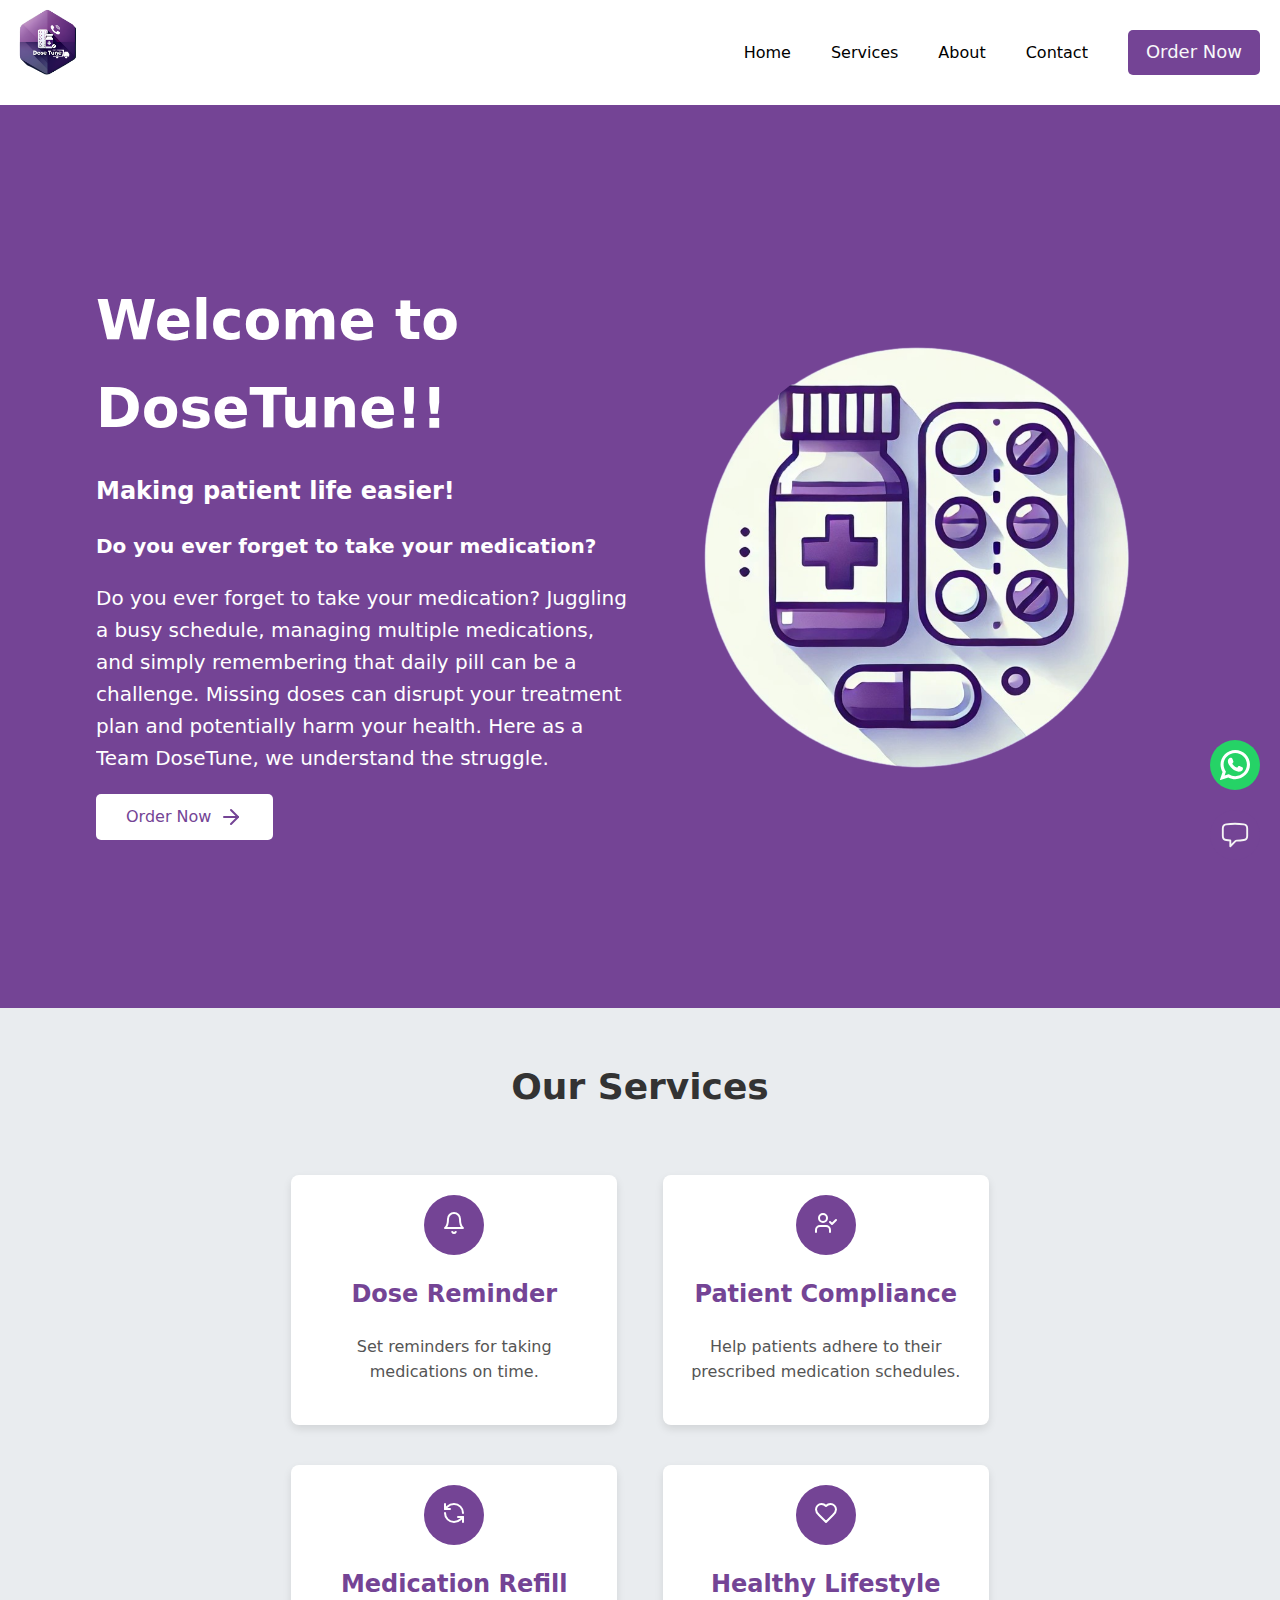
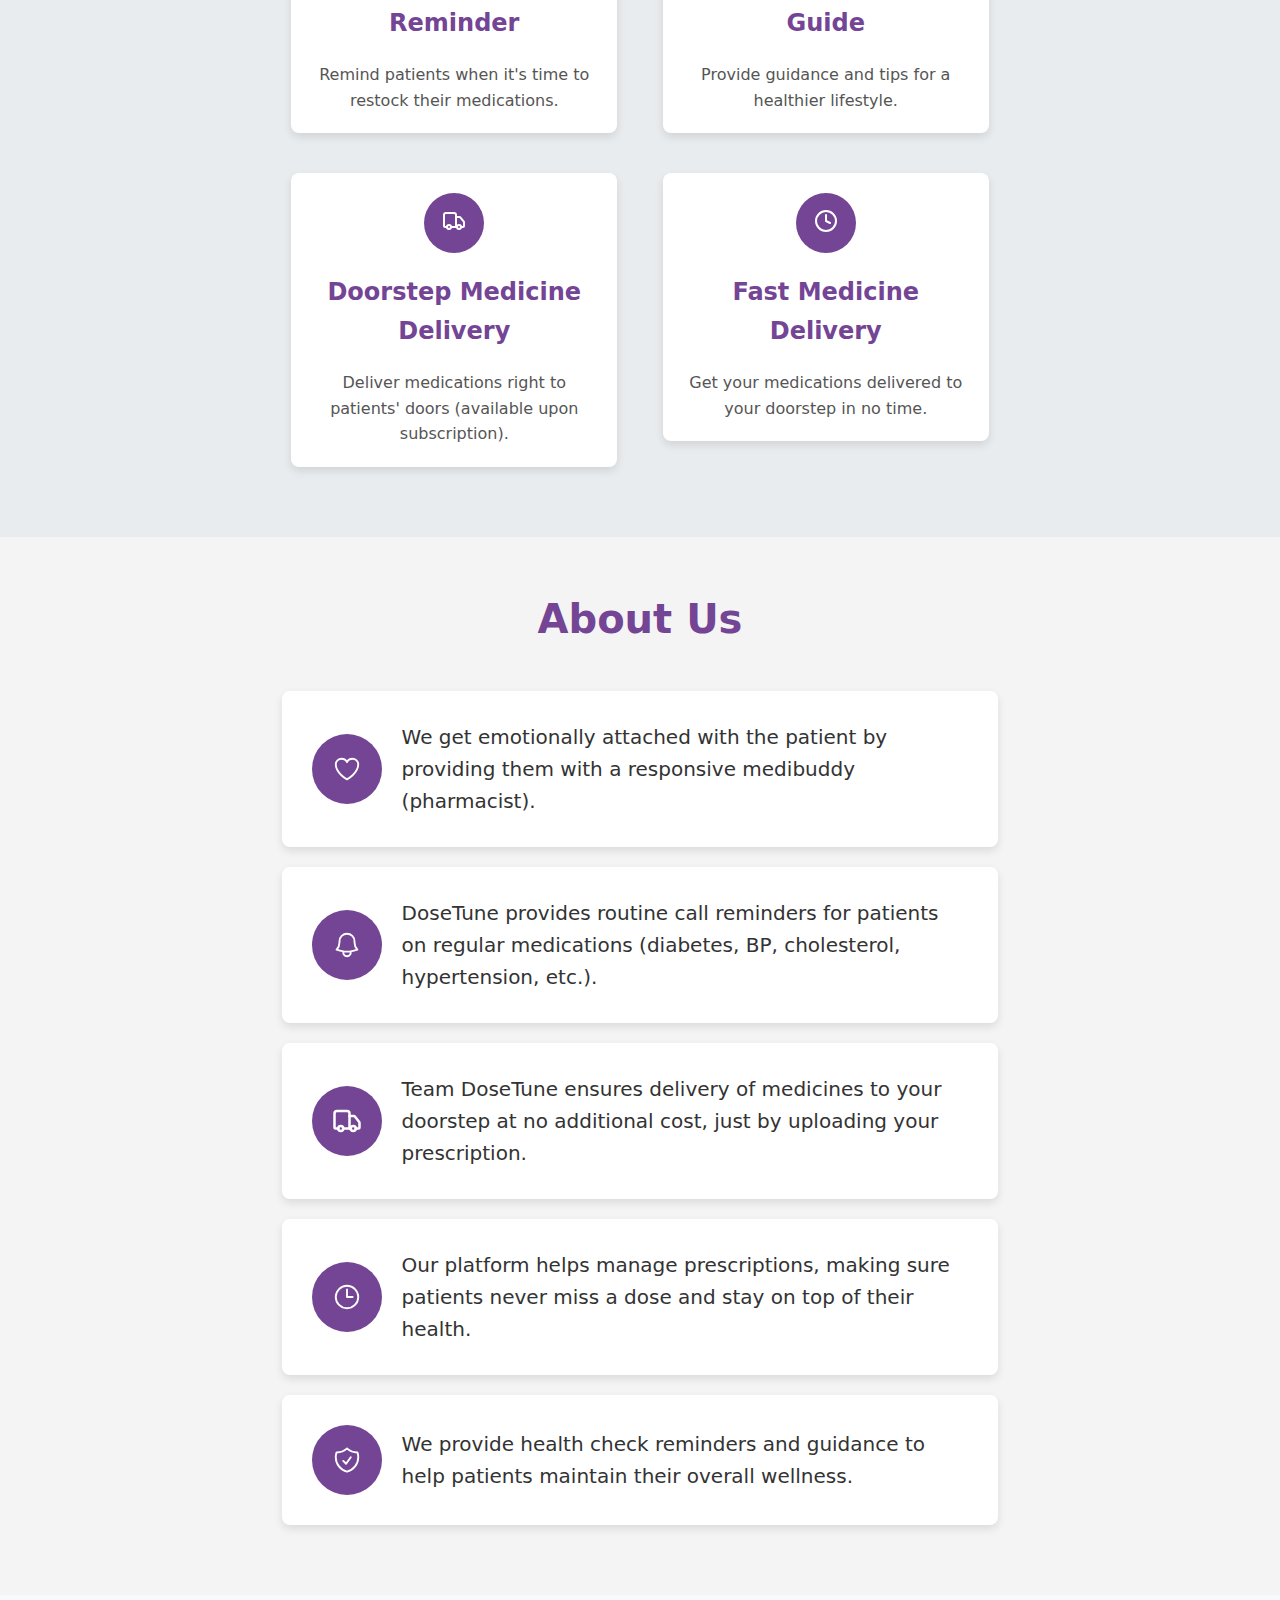
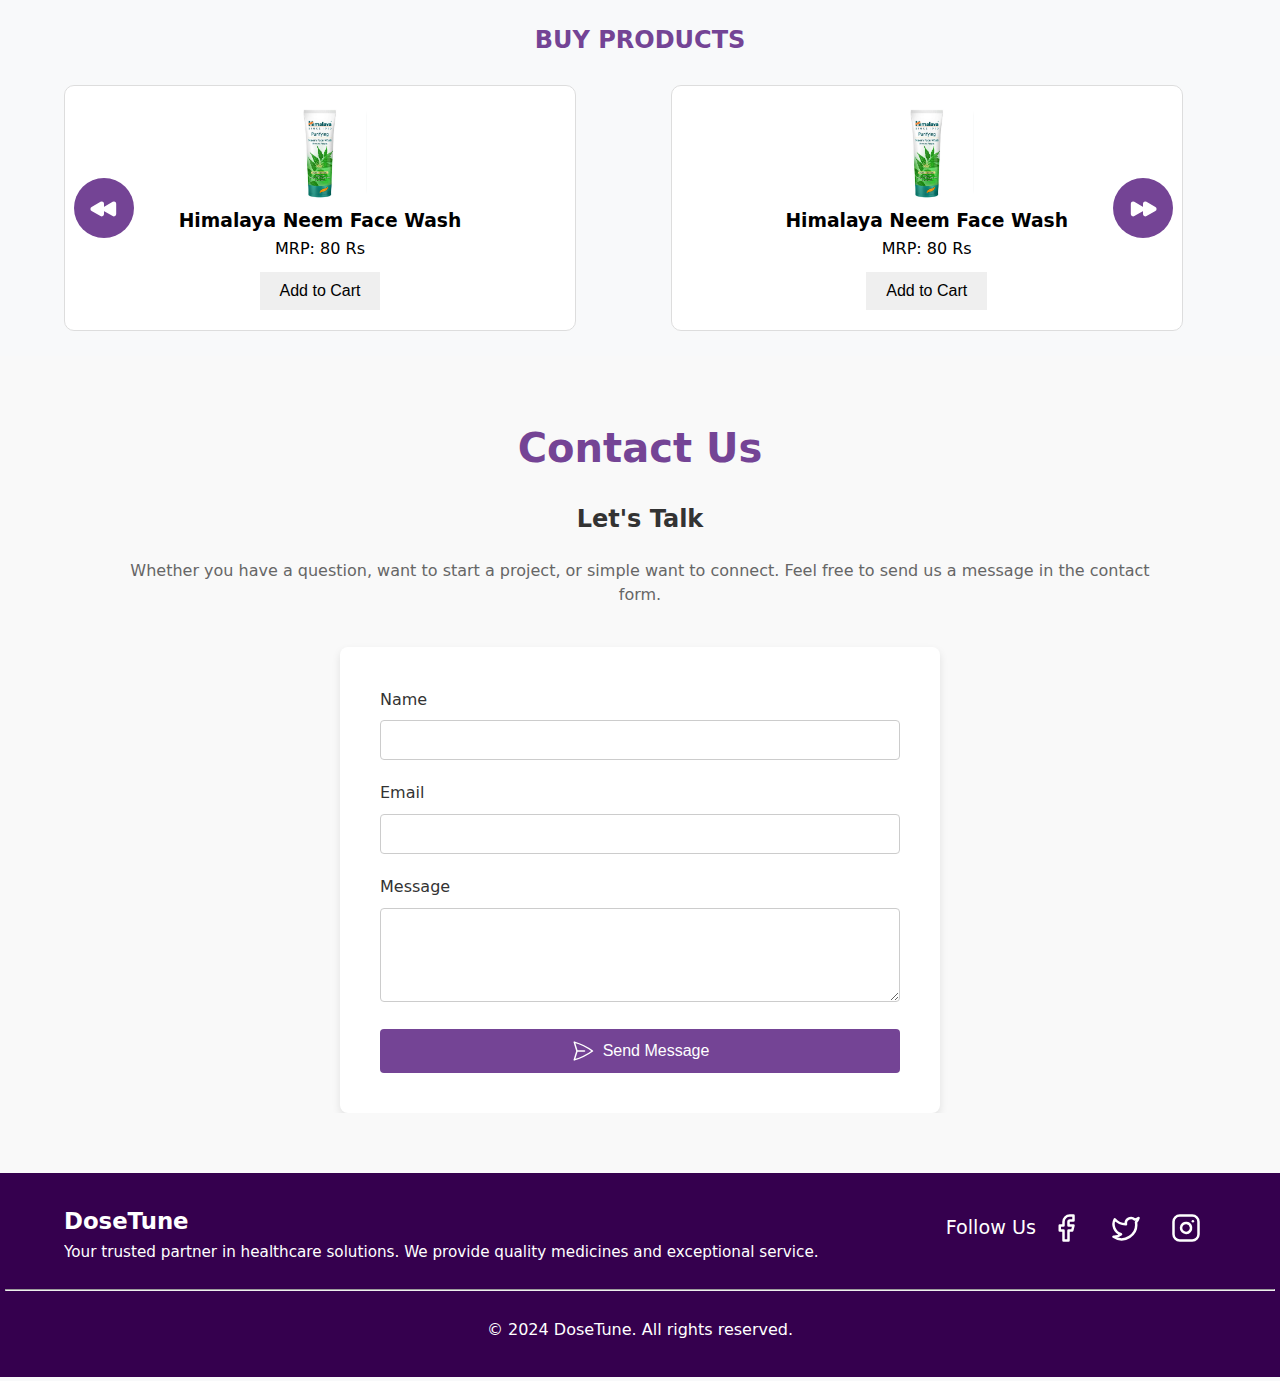
<file: index.html>
<!DOCTYPE html>
<html lang="en">
<head>
    <meta charset="UTF-8">
    <meta name="viewport" content="width=device-width, initial-scale=1.0">
    <title>DoseTune</title>
    <link rel="stylesheet" href="styles.css">
    <link rel="preconnect" href="https://fonts.googleapis.com">
    <link rel="preconnect" href="https://fonts.gstatic.com" crossorigin>
    <link href="https://fonts.googleapis.com/css2?family=Roboto:wght@400;700&display=swap" rel="stylesheet">
    <link rel="icon" href="logo.png" type="image/x-icon">
</head>
<body>
    <header>
        <div class="container">
            <img src="logo.png" alt="DoseTune Logo" class="logo">
            <nav>
                <ul class="menu">
                    <li><a href="index.html">Home</a></li>
                    <li><a href="services.html">Services</a></li>
                    <li><a href="about.html">About</a></li>
                    <li><a href="contactus.html">Contact</a></li>
                    <li><a href="Order.html" class="order-now">Order Now</a></li>
                </ul>
                <div class="hamburger" id="hamburger-icon">
                    <div class="bar"></div>
                    <div class="bar"></div>
                    <div class="bar"></div>
            </nav>
        </div>
    </header>

    <div class="floating-logos">
        <a href="https://wa.me/918855862263" target="_blank" class="whatsapp-logo">
            <!-- WhatsApp Logo SVG -->
            <svg xmlns="http://www.w3.org/2000/svg" xmlns:xlink="http://www.w3.org/1999/xlink" fill="#000000" height="50px" width="50px" version="1.1" id="Layer_1" viewBox="0 0 308 308" xml:space="preserve">
                <g id="XMLID_468_">
                    <path id="XMLID_469_" d="M227.904,176.981c-0.6-0.288-23.054-11.345-27.044-12.781c-1.629-0.585-3.374-1.156-5.23-1.156   c-3.032,0-5.579,1.511-7.563,4.479c-2.243,3.334-9.033,11.271-11.131,13.642c-0.274,0.313-0.648,0.687-0.872,0.687   c-0.201,0-3.676-1.431-4.728-1.888c-24.087-10.463-42.37-35.624-44.877-39.867c-0.358-0.61-0.373-0.887-0.376-0.887   c0.088-0.323,0.898-1.135,1.316-1.554c1.223-1.21,2.548-2.805,3.83-4.348c0.607-0.731,1.215-1.463,1.812-2.153   c1.86-2.164,2.688-3.844,3.648-5.79l0.503-1.011c2.344-4.657,0.342-8.587-0.305-9.856c-0.531-1.062-10.012-23.944-11.02-26.348   c-2.424-5.801-5.627-8.502-10.078-8.502c-0.413,0,0,0-1.732,0.073c-2.109,0.089-13.594,1.601-18.672,4.802   c-5.385,3.395-14.495,14.217-14.495,33.249c0,17.129,10.87,33.302,15.537,39.453c0.116,0.155,0.329,0.47,0.638,0.922   c17.873,26.102,40.154,45.446,62.741,54.469c21.745,8.686,32.042,9.69,37.896,9.69c0.001,0,0.001,0,0.001,0   c2.46,0,4.429-0.193,6.166-0.364l1.102-0.105c7.512-0.666,24.02-9.22,27.775-19.655c2.958-8.219,3.738-17.199,1.77-20.458   C233.168,179.508,230.845,178.393,227.904,176.981z"/>
                    <path id="XMLID_470_" d="M156.734,0C73.318,0,5.454,67.354,5.454,150.143c0,26.777,7.166,52.988,20.741,75.928L0.212,302.716   c-0.484,1.429-0.124,3.009,0.933,4.085C1.908,307.58,2.943,308,4,308c0.405,0,0.813-0.061,1.211-0.188l79.92-25.396   c21.87,11.685,46.588,17.853,71.604,17.853C240.143,300.27,308,232.923,308,150.143C308,67.354,240.143,0,156.734,0z    M156.734,268.994c-23.539,0-46.338-6.797-65.936-19.657c-0.659-0.433-1.424-0.655-2.194-0.655c-0.407,0-0.815,0.062-1.212,0.188   l-40.035,12.726l12.924-38.129c0.418-1.234,0.209-2.595-0.561-3.647c-14.924-20.392-22.813-44.485-22.813-69.677   c0-65.543,53.754-118.867,119.826-118.867c66.064,0,119.812,53.324,119.812,118.867   C276.546,215.678,222.799,268.994,156.734,268.994z"/>
                </g>
            </svg>
        </a>
        
        <a href="https://yourchatlink.com" target="_blank" class="chat-logo">
            <!-- Chat Logo SVG -->
            <svg xmlns="http://www.w3.org/2000/svg" fill="none" viewBox="0 0 24 24" stroke-width="1.5" stroke="currentColor" class="size-6"> 
                <path stroke-linecap="round" stroke-linejoin="round" d="M2.25 12.76c0 1.6 1.123 2.994 2.707 3.227 1.087.16 2.185.283 3.293.369V21l4.076-4.076a1.526 1.526 0 0 1 1.037-.443 48.282 48.282 0 0 0 5.68-.494c1.584-.233 2.707-1.626 2.707-3.228V6.741c0-1.602-1.123-2.995-2.707-3.228A48.394 48.394 0 0 0 12 3c-2.392 0-4.744.175-7.043.513C3.373 3.746 2.25 5.14 2.25 6.741v6.018Z" />
            </svg>
        </a>
    </div>
    
    <section class="hero">
        <div class="container">
            <div class="hero-text">
                <h1>Welcome to DoseTune!!</h1>
                <p><h2>Making patient life easier!</p>
                <p>Do you ever forget to take your medication? </h2></p>
                <p>Do you ever forget to take your medication? Juggling a busy schedule, managing multiple medications, and simply remembering that daily pill can be a challenge. Missing doses can disrupt your treatment plan and potentially harm your health. Here as a Team DoseTune, we understand the struggle.</p>
                <a href="#" class="btn">
                  Order Now
                  <svg xmlns="http://www.w3.org/2000/svg" width="24" height="24" viewBox="0 0 24 24" fill="none" stroke="currentColor" stroke-width="2" stroke-linecap="round" stroke-linejoin="round" class="lucide lucide-arrow-right ml-2 h-5 w-5">
                      <path d="M5 12h14"></path>
                      <path d="m12 5 7 7-7 7"></path>
                  </svg>
              </a>
              
            </div>
            <div class="hero-image">
                <img src="hero-image.png" alt="Medication Reminder">
            </div>
        </div>
    </section>

    <!-- Services -->
    <section class="services">
    <div class="container">
        <h2>Our Services</h2>
        <div class="service-item">
            <div class="icon">
                <div class="inline-flex items-center justify-center w-16 h-16 mb-6 bg-primary text-white rounded-full">
                    <svg xmlns="http://www.w3.org/2000/svg" width="24" height="24" viewBox="0 0 24 24" fill="none" stroke="currentColor" stroke-width="2" stroke-linecap="round" stroke-linejoin="round" class="lucide lucide-bell h-8 w-8">
                        <path d="M6 8a6 6 0 0 1 12 0c0 7 3 9 3 9H3s3-2 3-9"></path>
                        <path d="M10.3 21a1.94 1.94 0 0 0 3.4 0"></path>
                    </svg>
                </div>
            </div>
            <h3>Dose Reminder</h3>
            <p>Set reminders for taking medications on time.</p>
        </div>
        <div class="service-item">
            <div class="icon">
                <div class="inline-flex items-center justify-center w-16 h-16 mb-6 bg-primary text-white rounded-full">
                    <svg xmlns="http://www.w3.org/2000/svg" width="24" height="24" viewBox="0 0 24 24" fill="none" stroke="currentColor" stroke-width="2" stroke-linecap="round" stroke-linejoin="round" class="lucide lucide-user-check h-8 w-8">
                        <path d="M16 21v-2a4 4 0 0 0-4-4H6a4 4 0 0 0-4 4v2"></path>
                        <circle cx="9" cy="7" r="4"></circle>
                        <polyline points="16 11 18 13 22 9"></polyline>
                    </svg>
                </div>
            </div>
            <h3>Patient Compliance</h3>
            <p>Help patients adhere to their prescribed medication schedules.</p>
        </div>
        <div class="service-item">
            <div class="icon">
                <div class="inline-flex items-center justify-center w-16 h-16 mb-6 bg-primary text-white rounded-full">
                    <svg xmlns="http://www.w3.org/2000/svg" width="24" height="24" viewBox="0 0 24 24" fill="none" stroke="currentColor" stroke-width="2" stroke-linecap="round" stroke-linejoin="round" class="lucide lucide-refresh-ccw h-8 w-8">
                        <path d="M21 12a9 9 0 0 0-9-9 9.75 9.75 0 0 0-6.74 2.74L3 8"></path>
                        <path d="M3 3v5h5"></path>
                        <path d="M3 12a9 9 0 0 0 9 9 9.75 9.75 0 0 0 6.74-2.74L21 16"></path>
                        <path d="M16 16h5v5"></path>
                    </svg>
                </div>
            </div>
            <h3>Medication Refill Reminder</h3>
            <p>Remind patients when it's time to restock their medications.</p>
        </div>
        <div class="service-item">
            <div class="icon">
                <div class="inline-flex items-center justify-center w-16 h-16 mb-6 bg-primary text-white rounded-full">
                    <svg xmlns="http://www.w3.org/2000/svg" width="24" height="24" viewBox="0 0 24 24" fill="none" stroke="currentColor" stroke-width="2" stroke-linecap="round" stroke-linejoin="round" class="lucide lucide-heart h-8 w-8">
                        <path d="M19 14c1.49-1.46 3-3.21 3-5.5A5.5 5.5 0 0 0 16.5 3c-1.76 0-3 .5-4.5 2-1.5-1.5-2.74-2-4.5-2A5.5 5.5 0 0 0 2 8.5c0 2.3 1.5 4.05 3 5.5l7 7Z"></path>
                    </svg>
                </div>
            </div>
            <h3>Healthy Lifestyle Guide</h3>
            <p>Provide guidance and tips for a healthier lifestyle.</p>
        </div>
        <div class="service-item">
            <div class="icon">
                <div class="inline-flex items-center justify-center w-16 h-16 mb-6 bg-primary text-white rounded-full">
                    <svg xmlns="http://www.w3.org/2000/svg" width="24" height="24" viewBox="0 0 24 24" fill="none" stroke="currentColor" stroke-width="2" stroke-linecap="round" stroke-linejoin="round" class="lucide lucide-truck h-8 w-8">
                        <path d="M14 18V6a2 2 0 0 0-2-2H4a2 2 0 0 0-2 2v11a1 1 0 0 0 1 1h2"></path>
                        <path d="M15 18H9"></path>
                        <path d="M19 18h2a1 1 0 0 0 1-1v-3.65a1 1 0 0 0-.22-.624l-3.48-4.35A1 1 0 0 0 17.52 8H14"></path>
                        <circle cx="17" cy="18" r="2"></circle>
                        <circle cx="7" cy="18" r="2"></circle>
                    </svg>
                </div>
            </div>
            <h3>Doorstep Medicine Delivery</h3>
            <p>Deliver medications right to patients' doors (available upon subscription).</p>
        </div>
        <div class="service-item">
            <div class="icon">
                <div class="inline-flex items-center justify-center w-16 h-16 mb-6 bg-primary text-white rounded-full">
                    <svg xmlns="http://www.w3.org/2000/svg" width="24" height="24" viewBox="0 0 24 24" fill="none" stroke="currentColor" stroke-width="2" stroke-linecap="round" stroke-linejoin="round" class="lucide lucide-clock h-8 w-8">
                        <circle cx="12" cy="12" r="10"></circle>
                        <polyline points="12 6 12 12 16 14"></polyline>
                    </svg>
                </div>
            </div>
            <h3>Fast Medicine Delivery</h3>
            <p>Get your medications delivered to your doorstep in no time.</p>
        </div>
    </div>
</section>

<section class="about">
  <div class="container">
      <h2>About Us</h2>
      <div class="about-block">
          <div class="icon">
            <svg xmlns="http://www.w3.org/2000/svg" fill="none" viewBox="0 0 24 24" stroke-width="1.5" stroke="currentColor" class="size-6">
              <path stroke-linecap="round" stroke-linejoin="round" d="M21 8.25c0-2.485-2.099-4.5-4.688-4.5-1.935 0-3.597 1.126-4.312 2.733-.715-1.607-2.377-2.733-4.313-2.733C5.1 3.75 3 5.765 3 8.25c0 7.22 9 12 9 12s9-4.78 9-12Z" stroke="white" />
            </svg>           
          </div>
          <p>We get emotionally attached with the patient by providing them with a responsive medibuddy (pharmacist).</p>
      </div>
      <div class="about-block">
          <div class="icon">
              <svg xmlns="http://www.w3.org/2000/svg" fill="none" viewBox="0 0 24 24" stroke-width="1.5" stroke="currentColor" class="size-6">
                  <path stroke-linecap="round" stroke-linejoin="round" d="M14.857 17.082a23.848 23.848 0 0 0 5.454-1.31A8.967 8.967 0 0 1 18 9.75V9A6 6 0 0 0 6 9v.75a8.967 8.967 0 0 1-2.312 6.022c1.733.64 3.56 1.085 5.455 1.31m5.714 0a24.255 24.255 0 0 1-5.714 0m5.714 0a3 3 0 1 1-5.714 0" />
              </svg>
          </div>
          <p>DoseTune provides routine call reminders for patients on regular medications (diabetes, BP, cholesterol, hypertension, etc.).</p>
      </div>
      <div class="about-block">
          <div class="icon">
            <svg xmlns="http://www.w3.org/2000/svg" width="24" height="24" viewBox="0 0 24 24" fill="none" stroke="currentColor" stroke-width="2" stroke-linecap="round" stroke-linejoin="round" class="lucide lucide-truck h-8 w-8">
              <path d="M14 18V6a2 2 0 0 0-2-2H4a2 2 0 0 0-2 2v11a1 1 0 0 0 1 1h2"></path>
              <path d="M15 18H9"></path>
              <path d="M19 18h2a1 1 0 0 0 1-1v-3.65a1 1 0 0 0-.22-.624l-3.48-4.35A1 1 0 0 0 17.52 8H14"></path>
              <circle cx="17" cy="18" r="2"></circle>
              <circle cx="7" cy="18" r="2"></circle>
          </svg>
          </div>
          <p>Team DoseTune ensures delivery of medicines to your doorstep at no additional cost, just by uploading your prescription.</p>
      </div>
      <div class="about-block">
          <div class="icon">
              <svg xmlns="http://www.w3.org/2000/svg" fill="none" viewBox="0 0 24 24" stroke-width="1.5" stroke="currentColor" class="size-6">
                  <path stroke-linecap="round" stroke-linejoin="round" d="M12 6v6h4.5m4.5 0a9 9 0 1 1-18 0 9 9 0 0 1 18 0Z" />
              </svg>
          </div>
          <p>Our platform helps manage prescriptions, making sure patients never miss a dose and stay on top of their health.</p>
      </div>
      <div class="about-block">
          <div class="icon">
              <svg xmlns="http://www.w3.org/2000/svg" fill="none" viewBox="0 0 24 24" stroke-width="1.5" stroke="currentColor" class="size-6">
                  <path stroke-linecap="round" stroke-linejoin="round" d="M9 12.75 11.25 15 15 9.75m-3-7.036A11.959 11.959 0 0 1 3.598 6 11.99 11.99 0 0 0 3 9.749c0 5.592 3.824 10.29 9 11.623 5.176-1.332 9-6.03 9-11.622 0-1.31-.21-2.571-.598-3.751h-.152c-3.196 0-6.1-1.248-8.25-3.285Z" />
              </svg>
          </div>
          <p>We provide health check reminders and guidance to help patients maintain their overall wellness.</p>
      </div>
  </div>
</section>
<div class="buyprod">
<h2> BUY PRODUCTS </h2>
</div>

<div class="slider-container">
  <button class="prev">
    <svg xmlns="http://www.w3.org/2000/svg" fill="none" viewBox="0 0 24 24" stroke-width="1.5" stroke="currentColor" class="size-6">
      <path stroke-linecap="round" stroke-linejoin="round" d="M21 16.811c0 .864-.933 1.406-1.683.977l-7.108-4.061a1.125 1.125 0 0 1 0-1.954l7.108-4.061A1.125 1.125 0 0 1 21 8.689v8.122ZM11.25 16.811c0 .864-.933 1.406-1.683.977l-7.108-4.061a1.125 1.125 0 0 1 0-1.954l7.108-4.061a1.125 1.125 0 0 1 1.683.977v8.122Z" />
    </svg>
  </button>
  

  <div class="slider">
    <div class="slide">
      <img src="item1.jpg" alt="Item 1">
      <h3>Himalaya Neem Face Wash</h3>
      <p>MRP: 80 Rs</p>
      <button>Add to Cart</button>
    </div>
    <div class="slide">
      <img src="item2.jpg" alt="Item 2">
      <h3>Dettol Handwash</h3>
      <p>MRP: 99 Rs</p>
      <button>Add to Cart</button>
    </div>
    <div class="slide">
      <img src="item3.jpg" alt="Item 3">
      <h3>Cofsils</h3>
      <p>MRP: 35 Rs</p>
      <button>Add to Cart</button>
    </div>
    <div class="slide">
      <img src="item4.jpg" alt="Item 4">
      <h3>Himalaya Anti-Dandruff Shampoo</h3>
      <p>MRP: 250 Rs</p>
      <button>Add to Cart</button>
    </div>
    <div class="slide">
      <img src="item5.jpg" alt="Item 5">
      <h3>Brightening Face Cream</h3>
      <p>MRP: 895 Rs</p>
      <button>Add to Cart</button>
    </div>
    <div class="slide">
      <img src="item6.jpg" alt="Item 6">
      <h3>Nivea Light Moisturising Cream</h3>
      <p>MRP: 329 Rs</p>
      <button>Add to Cart</button>
    </div>
    <!-- Add more slide divs as needed -->
  </div>
  <!-- <button class="next">
  <svg xmlns="http://www.w3.org/2000/svg" fill="none" viewBox="0 0 24 24" stroke-width="1.5" stroke="currentColor" class="size-6">
    <path stroke-linecap="round" stroke-linejoin="round" d="M3 8.689c0-.864.933-1.406 1.683-.977l7.108 4.061a1.125 1.125 0 0 1 0 1.954l-7.108 4.061A1.125 1.125 0 0 1 3 16.811V8.69ZM12.75 8.689c0-.864.933-1.406 1.683-.977l7.108 4.061a1.125 1.125 0 0 1 0 1.954l-7.108 4.061a1.125 1.125 0 0 1-1.683-.977V8.69Z" />
  </svg>
</button> -->
</div>

<!-- 2nd slider -->
<div class="slider-container">
    <!-- <button class="prev">
      <svg xmlns="http://www.w3.org/2000/svg" fill="none" viewBox="0 0 24 24" stroke-width="1.5" stroke="currentColor" class="size-6">
        <path stroke-linecap="round" stroke-linejoin="round" d="M21 16.811c0 .864-.933 1.406-1.683.977l-7.108-4.061a1.125 1.125 0 0 1 0-1.954l7.108-4.061A1.125 1.125 0 0 1 21 8.689v8.122ZM11.25 16.811c0 .864-.933 1.406-1.683.977l-7.108-4.061a1.125 1.125 0 0 1 0-1.954l7.108-4.061a1.125 1.125 0 0 1 1.683.977v8.122Z" />
      </svg>
    </button>   -->
    <div class="slider2">
      <div class="slide">
        <img src="item1.jpg" alt="Item 1">
        <h3>Himalaya Neem Face Wash</h3>
        <p>MRP: 80 Rs</p>
        <button>Add to Cart</button>
      </div>
      <div class="slide">
        <img src="item2.jpg" alt="Item 2">
        <h3>Dettol Handwash</h3>
        <p>MRP: 99 Rs</p>
        <button>Add to Cart</button>
      </div>
      <div class="slide">
        <img src="item3.jpg" alt="Item 3">
        <h3>Cofsils</h3>
        <p>MRP: 35 Rs</p>
        <button>Add to Cart</button>
      </div>
      <div class="slide">
        <img src="item4.jpg" alt="Item 4">
        <h3>Himalaya Anti-Dandruff Shampoo</h3>
        <p>MRP: 250 Rs</p>
        <button>Add to Cart</button>
      </div>
      <div class="slide">
        <img src="item5.jpg" alt="Item 5">
        <h3>Brightening Face Cream</h3>
        <p>MRP: 895 Rs</p>
        <button>Add to Cart</button>
      </div>
      <div class="slide">
        <img src="item6.jpg" alt="Item 6">
        <h3>Nivea Light Moisturising Cream</h3>
        <p>MRP: 329 Rs</p>
        <button>Add to Cart</button>
      </div>
      <!-- Add more slide divs as needed -->
    </div>
    <button class="next">
    <svg xmlns="http://www.w3.org/2000/svg" fill="none" viewBox="0 0 24 24" stroke-width="1.5" stroke="currentColor" class="size-6">
      <path stroke-linecap="round" stroke-linejoin="round" d="M3 8.689c0-.864.933-1.406 1.683-.977l7.108 4.061a1.125 1.125 0 0 1 0 1.954l-7.108 4.061A1.125 1.125 0 0 1 3 16.811V8.69ZM12.75 8.689c0-.864.933-1.406 1.683-.977l7.108 4.061a1.125 1.125 0 0 1 0 1.954l-7.108 4.061a1.125 1.125 0 0 1-1.683-.977V8.69Z" />
    </svg>
  </button>
</div>

<section class="contact">
  <div class="container">
      <h2>Contact Us</h2>
      <h3>Let's Talk </h3>
      <p> Whether you have a question, want to start a project, or simple want to connect. Feel free to send us a message in the contact form.</p>
      <form action="submit_form.php" method="post">
          <div class="form-group">
              <label for="name">Name</label>
              <input type="text" id="name" name="name" required>
          </div>
          <div class="form-group">
              <label for="email">Email</label>
              <input type="email" id="email" name="email" required>
          </div>
          <div class="form-group">
              <label for="message">Message</label>
              <textarea id="message" name="message" rows="4" required></textarea>
          </div>
          <button type="submit" class="btn">
            <svg xmlns="http://www.w3.org/2000/svg" fill="none" viewBox="0 0 24 24" stroke-width="1.5" stroke="currentColor" class="icon">
                <path stroke-linecap="round" stroke-linejoin="round" d="M6 12 3.269 3.125A59.769 59.769 0 0 1 21.485 12 59.768 59.768 0 0 1 3.27 20.875L5.999 12Zm0 0h7.5" />
            </svg>
            Send Message
        </button>       
      </form>
  </div>
</section>

    <footer>
        <div class="container">
            <div class="footer-left">
                <h2>DoseTune</h2>
                <p>Your trusted partner in healthcare solutions. We provide quality medicines and exceptional service.</p>
            </div>
            <div class="footer-right">
              <p>Follow Us</p>
              
              <a href="#" aria-label="Facebook">
                  <svg xmlns="http://www.w3.org/2000/svg" width="24" height="24" viewBox="0 0 24 24" fill="none" stroke="currentColor" stroke-width="2" stroke-linecap="round" stroke-linejoin="round" class="lucide lucide-facebook h-6 w-6">
                      <path d="M18 2h-3a5 5 0 0 0-5 5v3H7v4h3v8h4v-8h3l1-4h-4V7a1 1 0 0 1 1-1h3z"></path>
                  </svg>
              </a>
              <a href="#" aria-label="Twitter">
                  <svg xmlns="http://www.w3.org/2000/svg" width="24" height="24" viewBox="0 0 24 24" fill="none" stroke="currentColor" stroke-width="2" stroke-linecap="round" stroke-linejoin="round" class="lucide lucide-twitter h-6 w-6">
                      <path d="M22 4s-.7 2.1-2 3.4c1.6 10-9.4 17.3-18 11.6 2.2.1 4.4-.6 6-2C3 15.5.5 9.6 3 5c2.2 2.6 5.6 4.1 9 4-.9-4.2 4-6.6 7-3.8 1.1 0 3-1.2 3-1.2z"></path>
                  </svg>
              </a>
              <a href="https://www.instagram.com/dosetune?igsh=bHBrNmUwOGJiYXNi" aria-label="Instagram">
                  <svg xmlns="http://www.w3.org/2000/svg" width="24" height="24" viewBox="0 0 24 24" fill="none" stroke="currentColor" stroke-width="2" stroke-linecap="round" stroke-linejoin="round" class="lucide lucide-instagram h-6 w-6">
                      <rect width="20" height="20" x="2" y="2" rx="5" ry="5"></rect>
                      <path d="M16 11.37A4 4 0 1 1 12.63 8 4 4 0 0 1 16 11.37z"></path>
                      <line x1="17.5" x2="17.51" y1="6.5" y2="6.5"></line>
                  </svg>
              </a>
          </div>
        </div> 
        <div class="footer-bottom">
          <hr><br>
            <p>&copy; 2024 DoseTune. All rights reserved.</p>
        </div>
    </footer>
    <script src="script.js"></script>
</body>
</html>
</file>
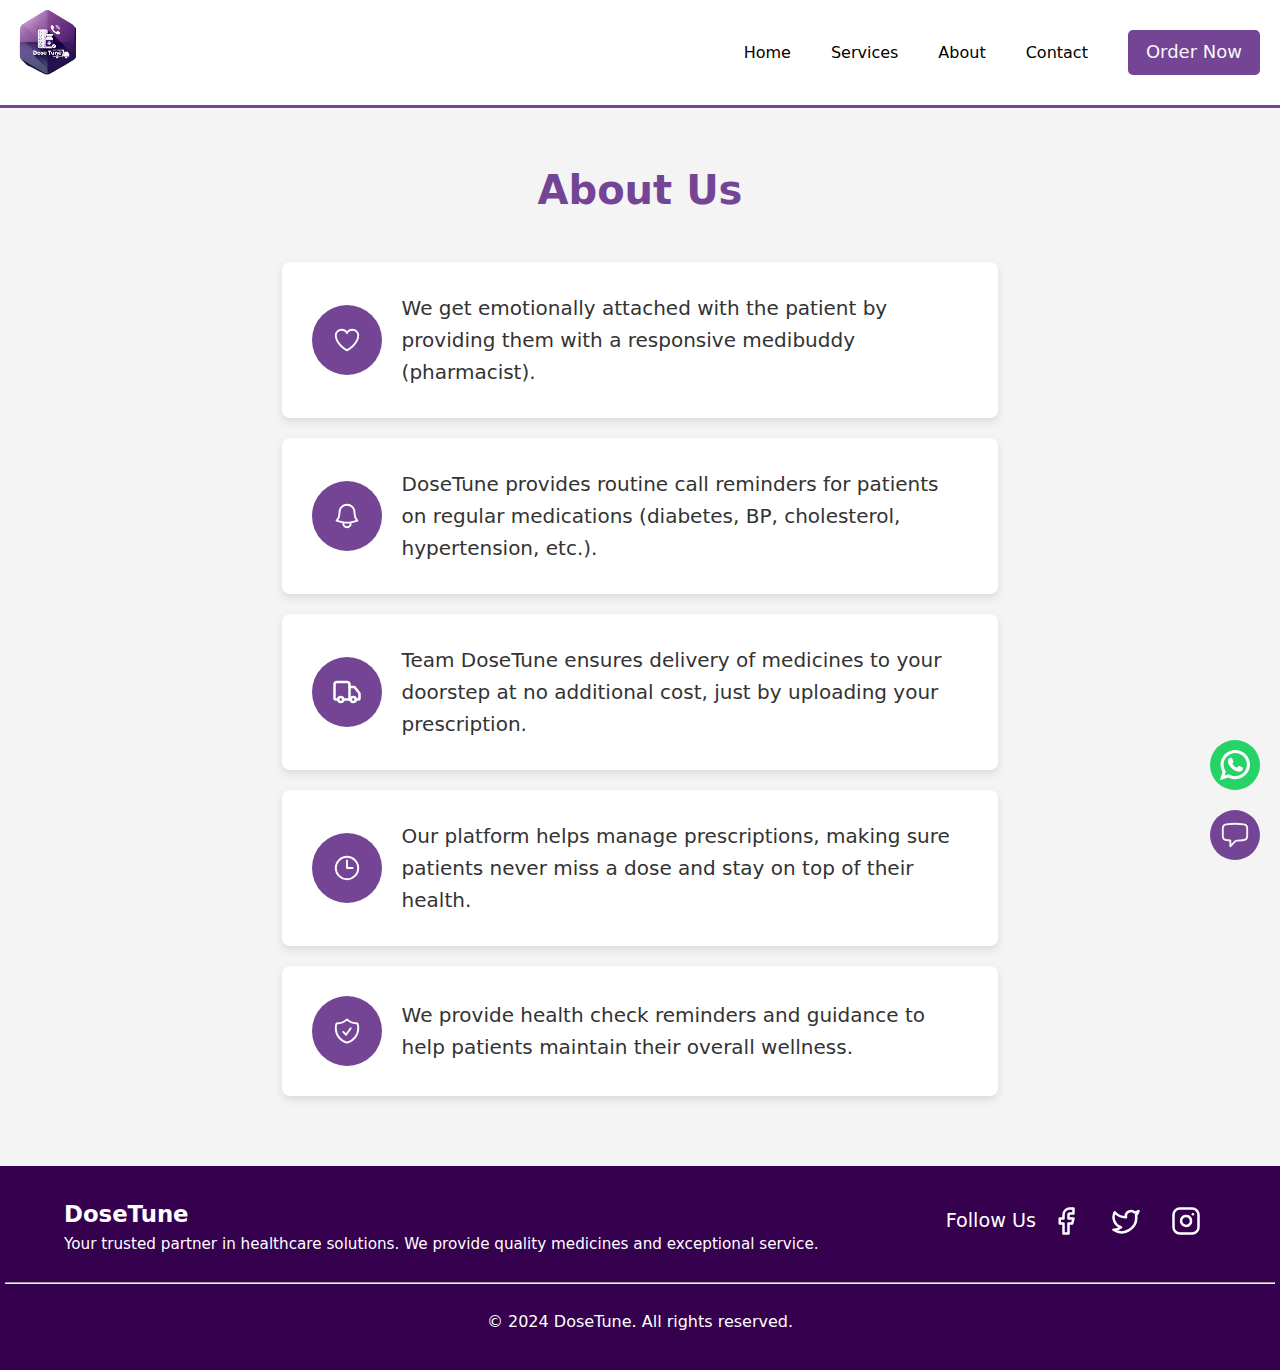
<file: about.html>
<!DOCTYPE html>
<html lang="en">
<head>
    <meta charset="UTF-8">
    <meta name="viewport" content="width=device-width, initial-scale=1.0">
    <title>DoseTune</title>
    <link rel="stylesheet" href="styles.css">
    <link rel="preconnect" href="https://fonts.googleapis.com">
    <link rel="preconnect" href="https://fonts.gstatic.com" crossorigin>
    <link href="https://fonts.googleapis.com/css2?family=Roboto:wght@400;700&display=swap" rel="stylesheet">
    <link rel="icon" href="logo.png" type="image/x-icon">
</head>
<body>
    <header>
        <div class="container">
            <img src="logo.png" alt="DoseTune Logo" class="logo">
            <nav>
                <ul class="menu">
                    <li><a href="index.html">Home</a></li>
                    <li><a href="services.html">Services</a></li>
                    <li><a href="about.html">About</a></li>
                    <li><a href="contactus.html">Contact</a></li>
                    <li><a href="Order.html" class="order-now">Order Now</a></li>
                </ul>
                <div class="hamburger" id="hamburger-icon">
                    <div class="bar"></div>
                    <div class="bar"></div>
                    <div class="bar"></div>
            </nav>
        </div>
    </header>

     
    <div class="floating-logos">
        <a href="https://wa.me/918855862263" target="_blank" class="whatsapp-logo">
            <!-- WhatsApp Logo SVG -->
            <svg xmlns="http://www.w3.org/2000/svg" xmlns:xlink="http://www.w3.org/1999/xlink" fill="#000000" height="50px" width="50px" version="1.1" id="Layer_1" viewBox="0 0 308 308" xml:space="preserve">
                <g id="XMLID_468_">
                    <path id="XMLID_469_" d="M227.904,176.981c-0.6-0.288-23.054-11.345-27.044-12.781c-1.629-0.585-3.374-1.156-5.23-1.156   c-3.032,0-5.579,1.511-7.563,4.479c-2.243,3.334-9.033,11.271-11.131,13.642c-0.274,0.313-0.648,0.687-0.872,0.687   c-0.201,0-3.676-1.431-4.728-1.888c-24.087-10.463-42.37-35.624-44.877-39.867c-0.358-0.61-0.373-0.887-0.376-0.887   c0.088-0.323,0.898-1.135,1.316-1.554c1.223-1.21,2.548-2.805,3.83-4.348c0.607-0.731,1.215-1.463,1.812-2.153   c1.86-2.164,2.688-3.844,3.648-5.79l0.503-1.011c2.344-4.657,0.342-8.587-0.305-9.856c-0.531-1.062-10.012-23.944-11.02-26.348   c-2.424-5.801-5.627-8.502-10.078-8.502c-0.413,0,0,0-1.732,0.073c-2.109,0.089-13.594,1.601-18.672,4.802   c-5.385,3.395-14.495,14.217-14.495,33.249c0,17.129,10.87,33.302,15.537,39.453c0.116,0.155,0.329,0.47,0.638,0.922   c17.873,26.102,40.154,45.446,62.741,54.469c21.745,8.686,32.042,9.69,37.896,9.69c0.001,0,0.001,0,0.001,0   c2.46,0,4.429-0.193,6.166-0.364l1.102-0.105c7.512-0.666,24.02-9.22,27.775-19.655c2.958-8.219,3.738-17.199,1.77-20.458   C233.168,179.508,230.845,178.393,227.904,176.981z"/>
                    <path id="XMLID_470_" d="M156.734,0C73.318,0,5.454,67.354,5.454,150.143c0,26.777,7.166,52.988,20.741,75.928L0.212,302.716   c-0.484,1.429-0.124,3.009,0.933,4.085C1.908,307.58,2.943,308,4,308c0.405,0,0.813-0.061,1.211-0.188l79.92-25.396   c21.87,11.685,46.588,17.853,71.604,17.853C240.143,300.27,308,232.923,308,150.143C308,67.354,240.143,0,156.734,0z    M156.734,268.994c-23.539,0-46.338-6.797-65.936-19.657c-0.659-0.433-1.424-0.655-2.194-0.655c-0.407,0-0.815,0.062-1.212,0.188   l-40.035,12.726l12.924-38.129c0.418-1.234,0.209-2.595-0.561-3.647c-14.924-20.392-22.813-44.485-22.813-69.677   c0-65.543,53.754-118.867,119.826-118.867c66.064,0,119.812,53.324,119.812,118.867   C276.546,215.678,222.799,268.994,156.734,268.994z"/>
                </g>
            </svg>
        </a>
        
        <a href="https://yourchatlink.com" target="_blank" class="chat-logo">
            <!-- Chat Logo SVG -->
            <svg xmlns="http://www.w3.org/2000/svg" fill="none" viewBox="0 0 24 24" stroke-width="1.5" stroke="currentColor" class="size-6"> 
                <path stroke-linecap="round" stroke-linejoin="round" d="M2.25 12.76c0 1.6 1.123 2.994 2.707 3.227 1.087.16 2.185.283 3.293.369V21l4.076-4.076a1.526 1.526 0 0 1 1.037-.443 48.282 48.282 0 0 0 5.68-.494c1.584-.233 2.707-1.626 2.707-3.228V6.741c0-1.602-1.123-2.995-2.707-3.228A48.394 48.394 0 0 0 12 3c-2.392 0-4.744.175-7.043.513C3.373 3.746 2.25 5.14 2.25 6.741v6.018Z" />
            </svg>
        </a>
    </div>

<section class="about">
  <div class="container">
      <h2>About Us</h2>
      <div class="about-block">
          <div class="icon">
            <svg xmlns="http://www.w3.org/2000/svg" fill="none" viewBox="0 0 24 24" stroke-width="1.5" stroke="currentColor" class="size-6">
              <path stroke-linecap="round" stroke-linejoin="round" d="M21 8.25c0-2.485-2.099-4.5-4.688-4.5-1.935 0-3.597 1.126-4.312 2.733-.715-1.607-2.377-2.733-4.313-2.733C5.1 3.75 3 5.765 3 8.25c0 7.22 9 12 9 12s9-4.78 9-12Z" stroke="white" />
            </svg>           
          </div>
          <p>We get emotionally attached with the patient by providing them with a responsive medibuddy (pharmacist).</p>
      </div>
      <div class="about-block">
          <div class="icon">
              <svg xmlns="http://www.w3.org/2000/svg" fill="none" viewBox="0 0 24 24" stroke-width="1.5" stroke="currentColor" class="size-6">
                  <path stroke-linecap="round" stroke-linejoin="round" d="M14.857 17.082a23.848 23.848 0 0 0 5.454-1.31A8.967 8.967 0 0 1 18 9.75V9A6 6 0 0 0 6 9v.75a8.967 8.967 0 0 1-2.312 6.022c1.733.64 3.56 1.085 5.455 1.31m5.714 0a24.255 24.255 0 0 1-5.714 0m5.714 0a3 3 0 1 1-5.714 0" />
              </svg>
          </div>
          <p>DoseTune provides routine call reminders for patients on regular medications (diabetes, BP, cholesterol, hypertension, etc.).</p>
      </div>
      <div class="about-block">
          <div class="icon">
            <svg xmlns="http://www.w3.org/2000/svg" width="24" height="24" viewBox="0 0 24 24" fill="none" stroke="currentColor" stroke-width="2" stroke-linecap="round" stroke-linejoin="round" class="lucide lucide-truck h-8 w-8">
              <path d="M14 18V6a2 2 0 0 0-2-2H4a2 2 0 0 0-2 2v11a1 1 0 0 0 1 1h2"></path>
              <path d="M15 18H9"></path>
              <path d="M19 18h2a1 1 0 0 0 1-1v-3.65a1 1 0 0 0-.22-.624l-3.48-4.35A1 1 0 0 0 17.52 8H14"></path>
              <circle cx="17" cy="18" r="2"></circle>
              <circle cx="7" cy="18" r="2"></circle>
          </svg>
          </div>
          <p>Team DoseTune ensures delivery of medicines to your doorstep at no additional cost, just by uploading your prescription.</p>
      </div>
      <div class="about-block">
          <div class="icon">
              <svg xmlns="http://www.w3.org/2000/svg" fill="none" viewBox="0 0 24 24" stroke-width="1.5" stroke="currentColor" class="size-6">
                  <path stroke-linecap="round" stroke-linejoin="round" d="M12 6v6h4.5m4.5 0a9 9 0 1 1-18 0 9 9 0 0 1 18 0Z" />
              </svg>
          </div>
          <p>Our platform helps manage prescriptions, making sure patients never miss a dose and stay on top of their health.</p>
      </div>
      <div class="about-block">
          <div class="icon">
              <svg xmlns="http://www.w3.org/2000/svg" fill="none" viewBox="0 0 24 24" stroke-width="1.5" stroke="currentColor" class="size-6">
                  <path stroke-linecap="round" stroke-linejoin="round" d="M9 12.75 11.25 15 15 9.75m-3-7.036A11.959 11.959 0 0 1 3.598 6 11.99 11.99 0 0 0 3 9.749c0 5.592 3.824 10.29 9 11.623 5.176-1.332 9-6.03 9-11.622 0-1.31-.21-2.571-.598-3.751h-.152c-3.196 0-6.1-1.248-8.25-3.285Z" />
              </svg>
          </div>
          <p>We provide health check reminders and guidance to help patients maintain their overall wellness.</p>
      </div>
  </div>
</section>

    <footer>
        <div class="container">
            <div class="footer-left">
                <h2>DoseTune</h2>
                <p>Your trusted partner in healthcare solutions. We provide quality medicines and exceptional service.</p>
            </div>
            <div class="footer-right">
              <p>Follow Us</p>
              
              <a href="#" aria-label="Facebook">
                  <svg xmlns="http://www.w3.org/2000/svg" width="24" height="24" viewBox="0 0 24 24" fill="none" stroke="currentColor" stroke-width="2" stroke-linecap="round" stroke-linejoin="round" class="lucide lucide-facebook h-6 w-6">
                      <path d="M18 2h-3a5 5 0 0 0-5 5v3H7v4h3v8h4v-8h3l1-4h-4V7a1 1 0 0 1 1-1h3z"></path>
                  </svg>
              </a>
              <a href="#" aria-label="Twitter">
                  <svg xmlns="http://www.w3.org/2000/svg" width="24" height="24" viewBox="0 0 24 24" fill="none" stroke="currentColor" stroke-width="2" stroke-linecap="round" stroke-linejoin="round" class="lucide lucide-twitter h-6 w-6">
                      <path d="M22 4s-.7 2.1-2 3.4c1.6 10-9.4 17.3-18 11.6 2.2.1 4.4-.6 6-2C3 15.5.5 9.6 3 5c2.2 2.6 5.6 4.1 9 4-.9-4.2 4-6.6 7-3.8 1.1 0 3-1.2 3-1.2z"></path>
                  </svg>
              </a>
              <a href="https://www.instagram.com/dosetune?igsh=bHBrNmUwOGJiYXNi" aria-label="Instagram">
                  <svg xmlns="http://www.w3.org/2000/svg" width="24" height="24" viewBox="0 0 24 24" fill="none" stroke="currentColor" stroke-width="2" stroke-linecap="round" stroke-linejoin="round" class="lucide lucide-instagram h-6 w-6">
                      <rect width="20" height="20" x="2" y="2" rx="5" ry="5"></rect>
                      <path d="M16 11.37A4 4 0 1 1 12.63 8 4 4 0 0 1 16 11.37z"></path>
                      <line x1="17.5" x2="17.51" y1="6.5" y2="6.5"></line>
                  </svg>
              </a>
          </div>
        </div> 
        <div class="footer-bottom">
          <hr><br>
            <p>&copy; 2024 DoseTune. All rights reserved.</p>
        </div>
    </footer>
    <script src="script.js"></script>
</body>
</html>
</file>
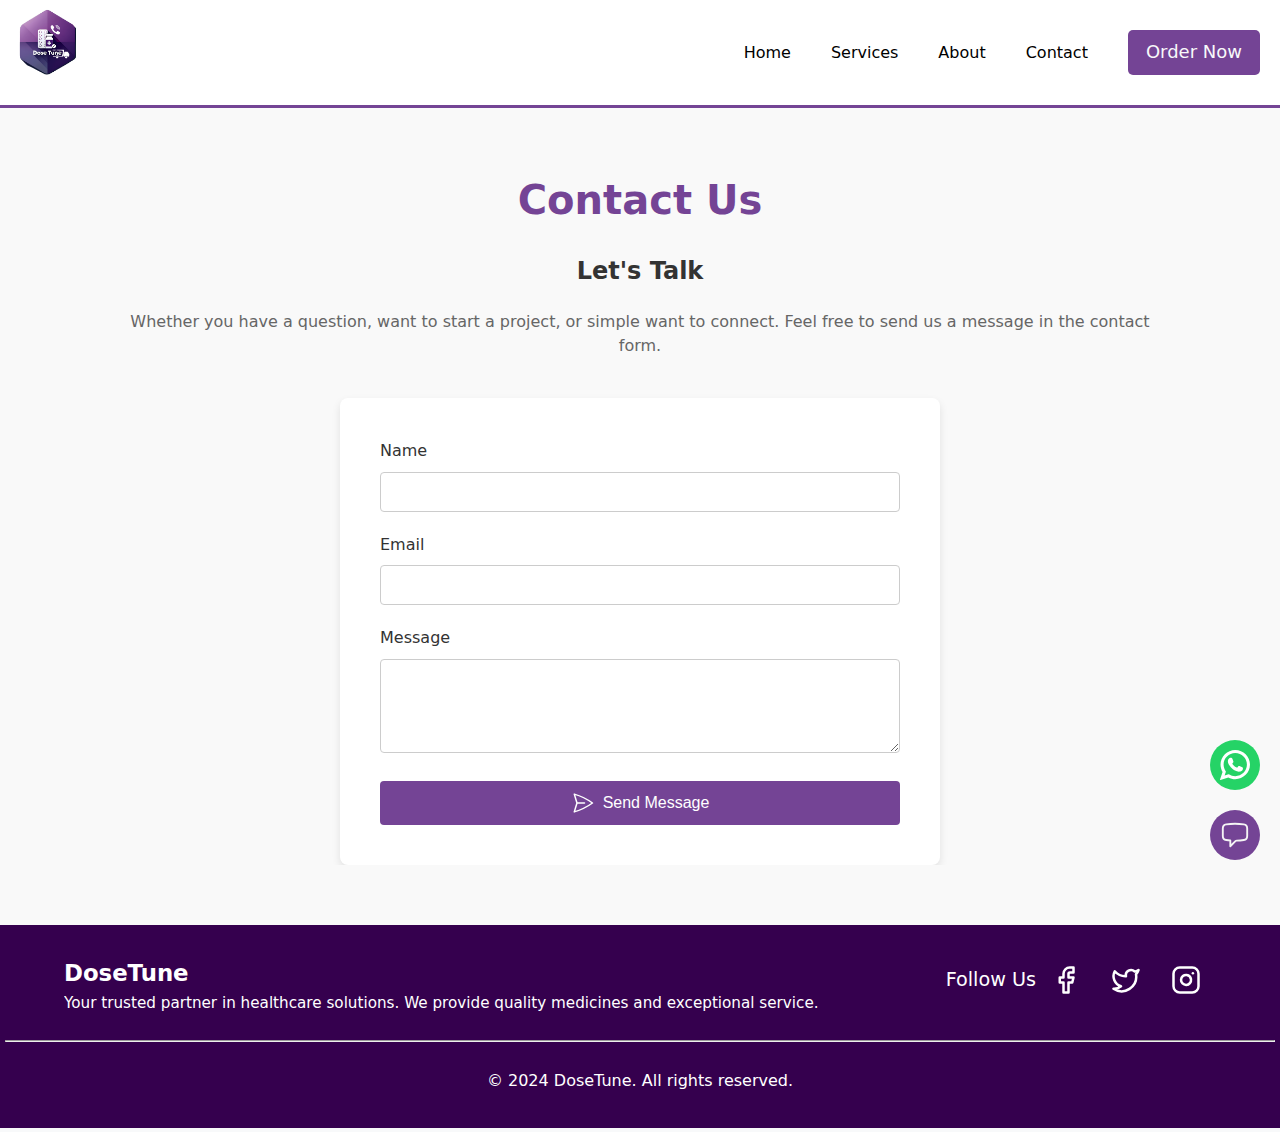
<file: contactus.html>
<!DOCTYPE html>
<html lang="en">
<head>
    <meta charset="UTF-8">
    <meta name="viewport" content="width=device-width, initial-scale=1.0">
    <title>DoseTune</title>
    <link rel="stylesheet" href="styles.css">
    <link rel="preconnect" href="https://fonts.googleapis.com">
    <link rel="preconnect" href="https://fonts.gstatic.com" crossorigin>
    <link href="https://fonts.googleapis.com/css2?family=Roboto:wght@400;700&display=swap" rel="stylesheet">
    <link rel="icon" href="logo.png" type="image/x-icon">
</head>
<body>
    <header>
        <div class="container">
            <img src="logo.png" alt="DoseTune Logo" class="logo">
            <nav>
                <ul class="menu">
                    <li><a href="index.html">Home</a></li>
                    <li><a href="services.html">Services</a></li>
                    <li><a href="about.html">About</a></li>
                    <li><a href="contactus.html">Contact</a></li>
                    <li><a href="Order.html" class="order-now">Order Now</a></li>
                </ul>
                <div class="hamburger" id="hamburger-icon">
                    <div class="bar"></div>
                    <div class="bar"></div>
                    <div class="bar"></div>
            </nav>
        </div>
    </header>
     
    <div class="floating-logos">
        <a href="https://wa.me/918855862263" target="_blank" class="whatsapp-logo">
            <!-- WhatsApp Logo SVG -->
            <svg xmlns="http://www.w3.org/2000/svg" xmlns:xlink="http://www.w3.org/1999/xlink" fill="#000000" height="50px" width="50px" version="1.1" id="Layer_1" viewBox="0 0 308 308" xml:space="preserve">
                <g id="XMLID_468_">
                    <path id="XMLID_469_" d="M227.904,176.981c-0.6-0.288-23.054-11.345-27.044-12.781c-1.629-0.585-3.374-1.156-5.23-1.156   c-3.032,0-5.579,1.511-7.563,4.479c-2.243,3.334-9.033,11.271-11.131,13.642c-0.274,0.313-0.648,0.687-0.872,0.687   c-0.201,0-3.676-1.431-4.728-1.888c-24.087-10.463-42.37-35.624-44.877-39.867c-0.358-0.61-0.373-0.887-0.376-0.887   c0.088-0.323,0.898-1.135,1.316-1.554c1.223-1.21,2.548-2.805,3.83-4.348c0.607-0.731,1.215-1.463,1.812-2.153   c1.86-2.164,2.688-3.844,3.648-5.79l0.503-1.011c2.344-4.657,0.342-8.587-0.305-9.856c-0.531-1.062-10.012-23.944-11.02-26.348   c-2.424-5.801-5.627-8.502-10.078-8.502c-0.413,0,0,0-1.732,0.073c-2.109,0.089-13.594,1.601-18.672,4.802   c-5.385,3.395-14.495,14.217-14.495,33.249c0,17.129,10.87,33.302,15.537,39.453c0.116,0.155,0.329,0.47,0.638,0.922   c17.873,26.102,40.154,45.446,62.741,54.469c21.745,8.686,32.042,9.69,37.896,9.69c0.001,0,0.001,0,0.001,0   c2.46,0,4.429-0.193,6.166-0.364l1.102-0.105c7.512-0.666,24.02-9.22,27.775-19.655c2.958-8.219,3.738-17.199,1.77-20.458   C233.168,179.508,230.845,178.393,227.904,176.981z"/>
                    <path id="XMLID_470_" d="M156.734,0C73.318,0,5.454,67.354,5.454,150.143c0,26.777,7.166,52.988,20.741,75.928L0.212,302.716   c-0.484,1.429-0.124,3.009,0.933,4.085C1.908,307.58,2.943,308,4,308c0.405,0,0.813-0.061,1.211-0.188l79.92-25.396   c21.87,11.685,46.588,17.853,71.604,17.853C240.143,300.27,308,232.923,308,150.143C308,67.354,240.143,0,156.734,0z    M156.734,268.994c-23.539,0-46.338-6.797-65.936-19.657c-0.659-0.433-1.424-0.655-2.194-0.655c-0.407,0-0.815,0.062-1.212,0.188   l-40.035,12.726l12.924-38.129c0.418-1.234,0.209-2.595-0.561-3.647c-14.924-20.392-22.813-44.485-22.813-69.677   c0-65.543,53.754-118.867,119.826-118.867c66.064,0,119.812,53.324,119.812,118.867   C276.546,215.678,222.799,268.994,156.734,268.994z"/>
                </g>
            </svg>
        </a>
        
        <a href="https://yourchatlink.com" target="_blank" class="chat-logo">
            <!-- Chat Logo SVG -->
            <svg xmlns="http://www.w3.org/2000/svg" fill="none" viewBox="0 0 24 24" stroke-width="1.5" stroke="currentColor" class="size-6"> 
                <path stroke-linecap="round" stroke-linejoin="round" d="M2.25 12.76c0 1.6 1.123 2.994 2.707 3.227 1.087.16 2.185.283 3.293.369V21l4.076-4.076a1.526 1.526 0 0 1 1.037-.443 48.282 48.282 0 0 0 5.68-.494c1.584-.233 2.707-1.626 2.707-3.228V6.741c0-1.602-1.123-2.995-2.707-3.228A48.394 48.394 0 0 0 12 3c-2.392 0-4.744.175-7.043.513C3.373 3.746 2.25 5.14 2.25 6.741v6.018Z" />
            </svg>
        </a>
    </div>

<section class="contact">
  <div class="container">
      <h2>Contact Us</h2>
      <h3>Let's Talk </h3>
      <p> Whether you have a question, want to start a project, or simple want to connect. Feel free to send us a message in the contact form.</p>
      <form action="submit_form.php" method="post">
          <div class="form-group">
              <label for="name">Name</label>
              <input type="text" id="name" name="name" required>
          </div>
          <div class="form-group">
              <label for="email">Email</label>
              <input type="email" id="email" name="email" required>
          </div>
          <div class="form-group">
              <label for="message">Message</label>
              <textarea id="message" name="message" rows="4" required></textarea>
          </div>
          <button type="submit" class="btn">
            <svg xmlns="http://www.w3.org/2000/svg" fill="none" viewBox="0 0 24 24" stroke-width="1.5" stroke="currentColor" class="icon">
                <path stroke-linecap="round" stroke-linejoin="round" d="M6 12 3.269 3.125A59.769 59.769 0 0 1 21.485 12 59.768 59.768 0 0 1 3.27 20.875L5.999 12Zm0 0h7.5" />
            </svg>
            Send Message
        </button>       
      </form>
  </div>
</section>

    <footer>
        <div class="container">
            <div class="footer-left">
                <h2>DoseTune</h2>
                <p>Your trusted partner in healthcare solutions. We provide quality medicines and exceptional service.</p>
            </div>
            <div class="footer-right">
              <p>Follow Us</p>
              
              <a href="#" aria-label="Facebook">
                  <svg xmlns="http://www.w3.org/2000/svg" width="24" height="24" viewBox="0 0 24 24" fill="none" stroke="currentColor" stroke-width="2" stroke-linecap="round" stroke-linejoin="round" class="lucide lucide-facebook h-6 w-6">
                      <path d="M18 2h-3a5 5 0 0 0-5 5v3H7v4h3v8h4v-8h3l1-4h-4V7a1 1 0 0 1 1-1h3z"></path>
                  </svg>
              </a>
              <a href="#" aria-label="Twitter">
                  <svg xmlns="http://www.w3.org/2000/svg" width="24" height="24" viewBox="0 0 24 24" fill="none" stroke="currentColor" stroke-width="2" stroke-linecap="round" stroke-linejoin="round" class="lucide lucide-twitter h-6 w-6">
                      <path d="M22 4s-.7 2.1-2 3.4c1.6 10-9.4 17.3-18 11.6 2.2.1 4.4-.6 6-2C3 15.5.5 9.6 3 5c2.2 2.6 5.6 4.1 9 4-.9-4.2 4-6.6 7-3.8 1.1 0 3-1.2 3-1.2z"></path>
                  </svg>
              </a>
              <a href="https://www.instagram.com/dosetune?igsh=bHBrNmUwOGJiYXNi" aria-label="Instagram">
                  <svg xmlns="http://www.w3.org/2000/svg" width="24" height="24" viewBox="0 0 24 24" fill="none" stroke="currentColor" stroke-width="2" stroke-linecap="round" stroke-linejoin="round" class="lucide lucide-instagram h-6 w-6">
                      <rect width="20" height="20" x="2" y="2" rx="5" ry="5"></rect>
                      <path d="M16 11.37A4 4 0 1 1 12.63 8 4 4 0 0 1 16 11.37z"></path>
                      <line x1="17.5" x2="17.51" y1="6.5" y2="6.5"></line>
                  </svg>
              </a>
          </div>
        </div> 
        <div class="footer-bottom">
          <hr><br>
            <p>&copy; 2024 DoseTune. All rights reserved.</p>
        </div>
    </footer>
    <script src="script.js"></script>
</body>
</html>
</file>
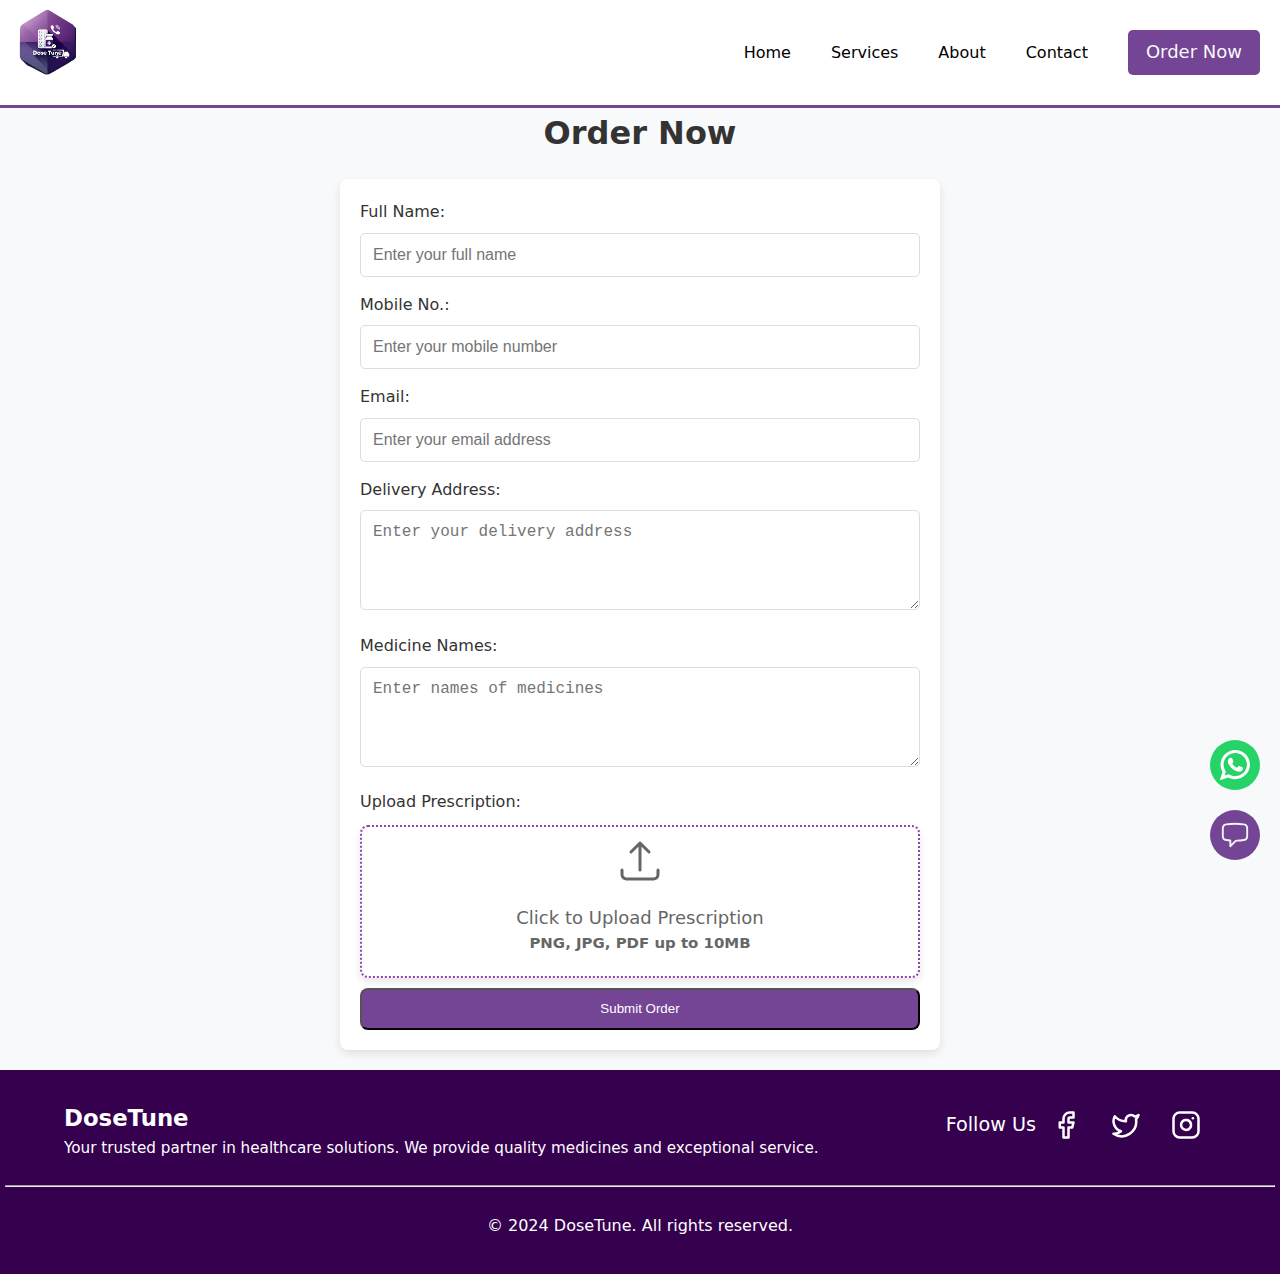
<file: Order.html>
<!DOCTYPE html>
<html lang="en">
<head>
    <meta charset="UTF-8">
    <meta name="viewport" content="width=device-width, initial-scale=1.0">
    <title>DoseTune</title>
    <link rel="stylesheet" href="styles.css">
    <link rel="preconnect" href="https://fonts.googleapis.com">
    <link rel="preconnect" href="https://fonts.gstatic.com" crossorigin>
    <link href="https://fonts.googleapis.com/css2?family=Roboto:wght@400;700&display=swap" rel="stylesheet">
    <link rel="icon" href="logo.png" type="image/x-icon">
</head>
<body>
    <header>
        <div class="container">
            <img src="logo.png" alt="DoseTune Logo" class="logo">
            <nav>
                <ul class="menu">
                    <li><a href="index.html">Home</a></li>
                    <li><a href="services.html">Services</a></li>
                    <li><a href="about.html">About</a></li>
                    <li><a href="contactus.html">Contact</a></li>
                    <li><a href="Order.html" class="order-now">Order Now</a></li>
                </ul>
                <div class="hamburger" id="hamburger-icon">
                    <div class="bar"></div>
                    <div class="bar"></div>
                    <div class="bar"></div>
                </div>
            </nav>
        </div>
    </header>
 
    <div class="floating-logos">
        <a href="https://wa.me/918855862263" target="_blank" class="whatsapp-logo">
            <!-- WhatsApp Logo SVG -->
            <svg xmlns="http://www.w3.org/2000/svg" xmlns:xlink="http://www.w3.org/1999/xlink" fill="#000000" height="50px" width="50px" version="1.1" id="Layer_1" viewBox="0 0 308 308" xml:space="preserve">
                <g id="XMLID_468_">
                    <path id="XMLID_469_" d="M227.904,176.981c-0.6-0.288-23.054-11.345-27.044-12.781c-1.629-0.585-3.374-1.156-5.23-1.156   c-3.032,0-5.579,1.511-7.563,4.479c-2.243,3.334-9.033,11.271-11.131,13.642c-0.274,0.313-0.648,0.687-0.872,0.687   c-0.201,0-3.676-1.431-4.728-1.888c-24.087-10.463-42.37-35.624-44.877-39.867c-0.358-0.61-0.373-0.887-0.376-0.887   c0.088-0.323,0.898-1.135,1.316-1.554c1.223-1.21,2.548-2.805,3.83-4.348c0.607-0.731,1.215-1.463,1.812-2.153   c1.86-2.164,2.688-3.844,3.648-5.79l0.503-1.011c2.344-4.657,0.342-8.587-0.305-9.856c-0.531-1.062-10.012-23.944-11.02-26.348   c-2.424-5.801-5.627-8.502-10.078-8.502c-0.413,0,0,0-1.732,0.073c-2.109,0.089-13.594,1.601-18.672,4.802   c-5.385,3.395-14.495,14.217-14.495,33.249c0,17.129,10.87,33.302,15.537,39.453c0.116,0.155,0.329,0.47,0.638,0.922   c17.873,26.102,40.154,45.446,62.741,54.469c21.745,8.686,32.042,9.69,37.896,9.69c0.001,0,0.001,0,0.001,0   c2.46,0,4.429-0.193,6.166-0.364l1.102-0.105c7.512-0.666,24.02-9.22,27.775-19.655c2.958-8.219,3.738-17.199,1.77-20.458   C233.168,179.508,230.845,178.393,227.904,176.981z"/>
                    <path id="XMLID_470_" d="M156.734,0C73.318,0,5.454,67.354,5.454,150.143c0,26.777,7.166,52.988,20.741,75.928L0.212,302.716   c-0.484,1.429-0.124,3.009,0.933,4.085C1.908,307.58,2.943,308,4,308c0.405,0,0.813-0.061,1.211-0.188l79.92-25.396   c21.87,11.685,46.588,17.853,71.604,17.853C240.143,300.27,308,232.923,308,150.143C308,67.354,240.143,0,156.734,0z    M156.734,268.994c-23.539,0-46.338-6.797-65.936-19.657c-0.659-0.433-1.424-0.655-2.194-0.655c-0.407,0-0.815,0.062-1.212,0.188   l-40.035,12.726l12.924-38.129c0.418-1.234,0.209-2.595-0.561-3.647c-14.924-20.392-22.813-44.485-22.813-69.677   c0-65.543,53.754-118.867,119.826-118.867c66.064,0,119.812,53.324,119.812,118.867   C276.546,215.678,222.799,268.994,156.734,268.994z"/>
                </g>
            </svg>
        </a>
        
        <a href="https://yourchatlink.com" target="_blank" class="chat-logo">
            <!-- Chat Logo SVG -->
            <svg xmlns="http://www.w3.org/2000/svg" fill="none" viewBox="0 0 24 24" stroke-width="1.5" stroke="currentColor" class="size-6"> 
                <path stroke-linecap="round" stroke-linejoin="round" d="M2.25 12.76c0 1.6 1.123 2.994 2.707 3.227 1.087.16 2.185.283 3.293.369V21l4.076-4.076a1.526 1.526 0 0 1 1.037-.443 48.282 48.282 0 0 0 5.68-.494c1.584-.233 2.707-1.626 2.707-3.228V6.741c0-1.602-1.123-2.995-2.707-3.228A48.394 48.394 0 0 0 12 3c-2.392 0-4.744.175-7.043.513C3.373 3.746 2.25 5.14 2.25 6.741v6.018Z" />
            </svg>
        </a>
    </div>

    <!-- Order Now Form Section -->
    <div class="order-now-container">
        <h1>Order Now</h1>
        <form class="order-form">
            <div class="form-row">
                <label for="full-name">Full Name:</label>
                <input type="text" id="full-name" name="full-name" placeholder="Enter your full name" required>
                
                <label for="mobile-no">Mobile No.:</label>
                <input type="tel" id="mobile-no" name="mobile-no" placeholder="Enter your mobile number" required>
            </div>
            
            <label for="email">Email:</label>
            <input type="email" id="email" name="email" placeholder="Enter your email address" required>
            
            <label for="delivery-address">Delivery Address:</label>
            <textarea id="delivery-address" name="delivery-address" placeholder="Enter your delivery address" required></textarea>
            
            <label for="medicine-names">Medicine Names:</label>
            <textarea id="medicine-names" name="medicine-names" placeholder="Enter names of medicines" required></textarea>
            
            <label for="medicine-names">Upload Prescription: </label>
            <div class="upload-prescription-container">
                <div class="upload-area" onclick="document.getElementById('upload-input').click()">
                    <svg xmlns="http://www.w3.org/2000/svg" fill="none" viewBox="0 0 24 24" stroke-width="1.5" stroke="currentColor" class="size-6">
                        <path stroke-linecap="round" stroke-linejoin="round" d="M3 16.5v2.25A2.25 2.25 0 0 0 5.25 21h13.5A2.25 2.25 0 0 0 21 18.75V16.5m-13.5-9L12 3m0 0 4.5 4.5M12 3v13.5" />
                    </svg>
                    <p>Click to Upload Prescription</p>
                    <h5>PNG, JPG, PDF up to 10MB</h5>
                </div>
                <input type="file" id="upload-input" class="upload-input" accept="image/*, .pdf" onchange="displayFileName()" />
                <div id="file-name" class="upload-file-name"></div>
            </div>
            
            
            <button type="submit" class="submit-btn">Submit Order</button>
        </form>
    </div>

    <footer>
        <div class="container">
            <div class="footer-left">
                <h2>DoseTune</h2>
                <p>Your trusted partner in healthcare solutions. We provide quality medicines and exceptional service.</p>
            </div>
            <div class="footer-right">
                <p>Follow Us</p>
                <a href="#" aria-label="Facebook">
                    <svg xmlns="http://www.w3.org/2000/svg" width="24" height="24" viewBox="0 0 24 24" fill="none" stroke="currentColor" stroke-width="2" stroke-linecap="round" stroke-linejoin="round" class="lucide lucide-facebook h-6 w-6">
                        <path d="M18 2h-3a5 5 0 0 0-5 5v3H7v4h3v8h4v-8h3l1-4h-4V7a1 1 0 0 1 1-1h3z"></path>
                    </svg>
                </a>
                <a href="#" aria-label="Twitter">
                    <svg xmlns="http://www.w3.org/2000/svg" width="24" height="24" viewBox="0 0 24 24" fill="none" stroke="currentColor" stroke-width="2" stroke-linecap="round" stroke-linejoin="round" class="lucide lucide-twitter h-6 w-6">
                        <path d="M22 4s-.7 2.1-2 3.4c1.6 10-9.4 17.3-18 11.6 2.2.1 4.4-.6 6-2C3 15.5.5 9.6 3 5c2.2 2.6 5.6 4.1 9 4-.9-4.2 4-6.6 7-3.8 1.1 0 3-1.2 3-1.2z"></path>
                    </svg>
                </a>
                <a href="https://www.instagram.com/dosetune?igsh=bHBrNmUwOGJiYXNi" aria-label="Instagram">
                    <svg xmlns="http://www.w3.org/2000/svg" width="24" height="24" viewBox="0 0 24 24" fill="none" stroke="currentColor" stroke-width="2" stroke-linecap="round" stroke-linejoin="round" class="lucide lucide-instagram h-6 w-6">
                        <rect width="20" height="20" x="2" y="2" rx="5" ry="5"></rect>
                        <path d="M16 11.37A4 4 0 1 1 12.63 8 4 4 0 0 1 16 11.37z"></path>
                        <line x1="17.5" x2="17.51" y1="6.5" y2="6.5"></line>
                    </svg>
                </a>
            </div>
        </div> 
        <div class="footer-bottom">
            <hr><br>
            <p>&copy; 2024 DoseTune. All rights reserved.</p>
        </div>
    </footer>

    <script src="script.js"></script>
</body>
</html>
</file>
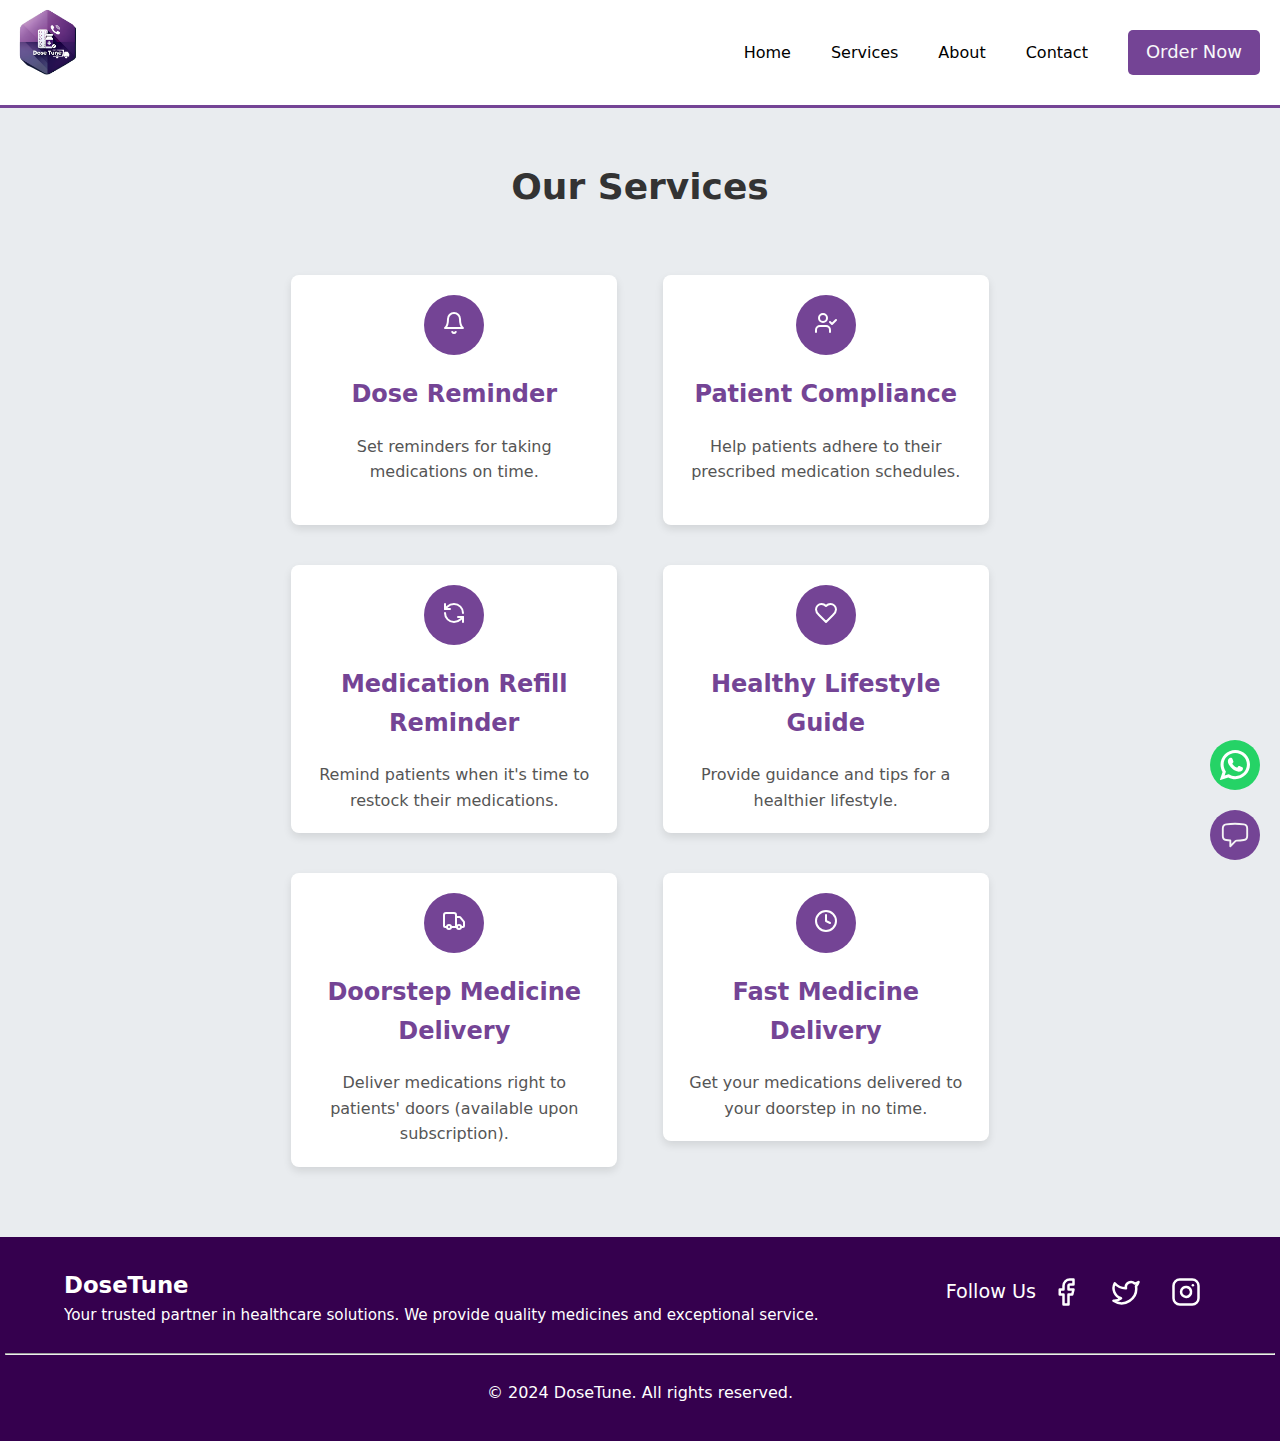
<file: services.html>
<!DOCTYPE html>
<html lang="en">
<head>
    <meta charset="UTF-8">
    <meta name="viewport" content="width=device-width, initial-scale=1.0">
    <title>DoseTune</title>
    <link rel="stylesheet" href="styles.css">
    <link rel="preconnect" href="https://fonts.googleapis.com">
    <link rel="preconnect" href="https://fonts.gstatic.com" crossorigin>
    <link href="https://fonts.googleapis.com/css2?family=Roboto:wght@400;700&display=swap" rel="stylesheet">
    <link rel="icon" href="logo.png" type="image/x-icon">
</head>
<body>
    <header>
        <div class="container">
            <img src="logo.png" alt="DoseTune Logo" class="logo">
            <nav>
                <ul class="menu">
                    <li><a href="index.html">Home</a></li>
                    <li><a href="services.html">Services</a></li>
                    <li><a href="about.html">About</a></li>
                    <li><a href="contactus.html">Contact</a></li>
                    <li><a href="Order.html" class="order-now">Order Now</a></li>
                </ul>
                <div class="hamburger" id="hamburger-icon">
                    <div class="bar"></div>
                    <div class="bar"></div>
                    <div class="bar"></div>
            </nav>
        </div>
    </header>
 
    <div class="floating-logos">
        <a href="https://wa.me/918855862263" target="_blank" class="whatsapp-logo">
            <!-- WhatsApp Logo SVG -->
            <svg xmlns="http://www.w3.org/2000/svg" xmlns:xlink="http://www.w3.org/1999/xlink" fill="#000000" height="50px" width="50px" version="1.1" id="Layer_1" viewBox="0 0 308 308" xml:space="preserve">
                <g id="XMLID_468_">
                    <path id="XMLID_469_" d="M227.904,176.981c-0.6-0.288-23.054-11.345-27.044-12.781c-1.629-0.585-3.374-1.156-5.23-1.156   c-3.032,0-5.579,1.511-7.563,4.479c-2.243,3.334-9.033,11.271-11.131,13.642c-0.274,0.313-0.648,0.687-0.872,0.687   c-0.201,0-3.676-1.431-4.728-1.888c-24.087-10.463-42.37-35.624-44.877-39.867c-0.358-0.61-0.373-0.887-0.376-0.887   c0.088-0.323,0.898-1.135,1.316-1.554c1.223-1.21,2.548-2.805,3.83-4.348c0.607-0.731,1.215-1.463,1.812-2.153   c1.86-2.164,2.688-3.844,3.648-5.79l0.503-1.011c2.344-4.657,0.342-8.587-0.305-9.856c-0.531-1.062-10.012-23.944-11.02-26.348   c-2.424-5.801-5.627-8.502-10.078-8.502c-0.413,0,0,0-1.732,0.073c-2.109,0.089-13.594,1.601-18.672,4.802   c-5.385,3.395-14.495,14.217-14.495,33.249c0,17.129,10.87,33.302,15.537,39.453c0.116,0.155,0.329,0.47,0.638,0.922   c17.873,26.102,40.154,45.446,62.741,54.469c21.745,8.686,32.042,9.69,37.896,9.69c0.001,0,0.001,0,0.001,0   c2.46,0,4.429-0.193,6.166-0.364l1.102-0.105c7.512-0.666,24.02-9.22,27.775-19.655c2.958-8.219,3.738-17.199,1.77-20.458   C233.168,179.508,230.845,178.393,227.904,176.981z"/>
                    <path id="XMLID_470_" d="M156.734,0C73.318,0,5.454,67.354,5.454,150.143c0,26.777,7.166,52.988,20.741,75.928L0.212,302.716   c-0.484,1.429-0.124,3.009,0.933,4.085C1.908,307.58,2.943,308,4,308c0.405,0,0.813-0.061,1.211-0.188l79.92-25.396   c21.87,11.685,46.588,17.853,71.604,17.853C240.143,300.27,308,232.923,308,150.143C308,67.354,240.143,0,156.734,0z    M156.734,268.994c-23.539,0-46.338-6.797-65.936-19.657c-0.659-0.433-1.424-0.655-2.194-0.655c-0.407,0-0.815,0.062-1.212,0.188   l-40.035,12.726l12.924-38.129c0.418-1.234,0.209-2.595-0.561-3.647c-14.924-20.392-22.813-44.485-22.813-69.677   c0-65.543,53.754-118.867,119.826-118.867c66.064,0,119.812,53.324,119.812,118.867   C276.546,215.678,222.799,268.994,156.734,268.994z"/>
                </g>
            </svg>
        </a>
        
        <a href="https://yourchatlink.com" target="_blank" class="chat-logo">
            <!-- Chat Logo SVG -->
            <svg xmlns="http://www.w3.org/2000/svg" fill="none" viewBox="0 0 24 24" stroke-width="1.5" stroke="currentColor" class="size-6"> 
                <path stroke-linecap="round" stroke-linejoin="round" d="M2.25 12.76c0 1.6 1.123 2.994 2.707 3.227 1.087.16 2.185.283 3.293.369V21l4.076-4.076a1.526 1.526 0 0 1 1.037-.443 48.282 48.282 0 0 0 5.68-.494c1.584-.233 2.707-1.626 2.707-3.228V6.741c0-1.602-1.123-2.995-2.707-3.228A48.394 48.394 0 0 0 12 3c-2.392 0-4.744.175-7.043.513C3.373 3.746 2.25 5.14 2.25 6.741v6.018Z" />
            </svg>
        </a>
    </div>

    <!-- Services -->
    <section class="services">
    <div class="container">
        <h2>Our Services</h2>
        <div class="service-item">
            <div class="icon">
                <div class="inline-flex items-center justify-center w-16 h-16 mb-6 bg-primary text-white rounded-full">
                    <svg xmlns="http://www.w3.org/2000/svg" width="24" height="24" viewBox="0 0 24 24" fill="none" stroke="currentColor" stroke-width="2" stroke-linecap="round" stroke-linejoin="round" class="lucide lucide-bell h-8 w-8">
                        <path d="M6 8a6 6 0 0 1 12 0c0 7 3 9 3 9H3s3-2 3-9"></path>
                        <path d="M10.3 21a1.94 1.94 0 0 0 3.4 0"></path>
                    </svg>
                </div>
            </div>
            <h3>Dose Reminder</h3>
            <p>Set reminders for taking medications on time.</p>
        </div>
        <div class="service-item">
            <div class="icon">
                <div class="inline-flex items-center justify-center w-16 h-16 mb-6 bg-primary text-white rounded-full">
                    <svg xmlns="http://www.w3.org/2000/svg" width="24" height="24" viewBox="0 0 24 24" fill="none" stroke="currentColor" stroke-width="2" stroke-linecap="round" stroke-linejoin="round" class="lucide lucide-user-check h-8 w-8">
                        <path d="M16 21v-2a4 4 0 0 0-4-4H6a4 4 0 0 0-4 4v2"></path>
                        <circle cx="9" cy="7" r="4"></circle>
                        <polyline points="16 11 18 13 22 9"></polyline>
                    </svg>
                </div>
            </div>
            <h3>Patient Compliance</h3>
            <p>Help patients adhere to their prescribed medication schedules.</p>
        </div>
        <div class="service-item">
            <div class="icon">
                <div class="inline-flex items-center justify-center w-16 h-16 mb-6 bg-primary text-white rounded-full">
                    <svg xmlns="http://www.w3.org/2000/svg" width="24" height="24" viewBox="0 0 24 24" fill="none" stroke="currentColor" stroke-width="2" stroke-linecap="round" stroke-linejoin="round" class="lucide lucide-refresh-ccw h-8 w-8">
                        <path d="M21 12a9 9 0 0 0-9-9 9.75 9.75 0 0 0-6.74 2.74L3 8"></path>
                        <path d="M3 3v5h5"></path>
                        <path d="M3 12a9 9 0 0 0 9 9 9.75 9.75 0 0 0 6.74-2.74L21 16"></path>
                        <path d="M16 16h5v5"></path>
                    </svg>
                </div>
            </div>
            <h3>Medication Refill Reminder</h3>
            <p>Remind patients when it's time to restock their medications.</p>
        </div>
        <div class="service-item">
            <div class="icon">
                <div class="inline-flex items-center justify-center w-16 h-16 mb-6 bg-primary text-white rounded-full">
                    <svg xmlns="http://www.w3.org/2000/svg" width="24" height="24" viewBox="0 0 24 24" fill="none" stroke="currentColor" stroke-width="2" stroke-linecap="round" stroke-linejoin="round" class="lucide lucide-heart h-8 w-8">
                        <path d="M19 14c1.49-1.46 3-3.21 3-5.5A5.5 5.5 0 0 0 16.5 3c-1.76 0-3 .5-4.5 2-1.5-1.5-2.74-2-4.5-2A5.5 5.5 0 0 0 2 8.5c0 2.3 1.5 4.05 3 5.5l7 7Z"></path>
                    </svg>
                </div>
            </div>
            <h3>Healthy Lifestyle Guide</h3>
            <p>Provide guidance and tips for a healthier lifestyle.</p>
        </div>
        <div class="service-item">
            <div class="icon">
                <div class="inline-flex items-center justify-center w-16 h-16 mb-6 bg-primary text-white rounded-full">
                    <svg xmlns="http://www.w3.org/2000/svg" width="24" height="24" viewBox="0 0 24 24" fill="none" stroke="currentColor" stroke-width="2" stroke-linecap="round" stroke-linejoin="round" class="lucide lucide-truck h-8 w-8">
                        <path d="M14 18V6a2 2 0 0 0-2-2H4a2 2 0 0 0-2 2v11a1 1 0 0 0 1 1h2"></path>
                        <path d="M15 18H9"></path>
                        <path d="M19 18h2a1 1 0 0 0 1-1v-3.65a1 1 0 0 0-.22-.624l-3.48-4.35A1 1 0 0 0 17.52 8H14"></path>
                        <circle cx="17" cy="18" r="2"></circle>
                        <circle cx="7" cy="18" r="2"></circle>
                    </svg>
                </div>
            </div>
            <h3>Doorstep Medicine Delivery</h3>
            <p>Deliver medications right to patients' doors (available upon subscription).</p>
        </div>
        <div class="service-item">
            <div class="icon">
                <div class="inline-flex items-center justify-center w-16 h-16 mb-6 bg-primary text-white rounded-full">
                    <svg xmlns="http://www.w3.org/2000/svg" width="24" height="24" viewBox="0 0 24 24" fill="none" stroke="currentColor" stroke-width="2" stroke-linecap="round" stroke-linejoin="round" class="lucide lucide-clock h-8 w-8">
                        <circle cx="12" cy="12" r="10"></circle>
                        <polyline points="12 6 12 12 16 14"></polyline>
                    </svg>
                </div>
            </div>
            <h3>Fast Medicine Delivery</h3>
            <p>Get your medications delivered to your doorstep in no time.</p>
        </div>
    </div>
</section>


    <footer>
        <div class="container">
            <div class="footer-left">
                <h2>DoseTune</h2>
                <p>Your trusted partner in healthcare solutions. We provide quality medicines and exceptional service.</p>
            </div>
            <div class="footer-right">
              <p>Follow Us</p>
              
              <a href="#" aria-label="Facebook">
                  <svg xmlns="http://www.w3.org/2000/svg" width="24" height="24" viewBox="0 0 24 24" fill="none" stroke="currentColor" stroke-width="2" stroke-linecap="round" stroke-linejoin="round" class="lucide lucide-facebook h-6 w-6">
                      <path d="M18 2h-3a5 5 0 0 0-5 5v3H7v4h3v8h4v-8h3l1-4h-4V7a1 1 0 0 1 1-1h3z"></path>
                  </svg>
              </a>
              <a href="#" aria-label="Twitter">
                  <svg xmlns="http://www.w3.org/2000/svg" width="24" height="24" viewBox="0 0 24 24" fill="none" stroke="currentColor" stroke-width="2" stroke-linecap="round" stroke-linejoin="round" class="lucide lucide-twitter h-6 w-6">
                      <path d="M22 4s-.7 2.1-2 3.4c1.6 10-9.4 17.3-18 11.6 2.2.1 4.4-.6 6-2C3 15.5.5 9.6 3 5c2.2 2.6 5.6 4.1 9 4-.9-4.2 4-6.6 7-3.8 1.1 0 3-1.2 3-1.2z"></path>
                  </svg>
              </a>
              <a href="https://www.instagram.com/dosetune?igsh=bHBrNmUwOGJiYXNi" aria-label="Instagram">
                  <svg xmlns="http://www.w3.org/2000/svg" width="24" height="24" viewBox="0 0 24 24" fill="none" stroke="currentColor" stroke-width="2" stroke-linecap="round" stroke-linejoin="round" class="lucide lucide-instagram h-6 w-6">
                      <rect width="20" height="20" x="2" y="2" rx="5" ry="5"></rect>
                      <path d="M16 11.37A4 4 0 1 1 12.63 8 4 4 0 0 1 16 11.37z"></path>
                      <line x1="17.5" x2="17.51" y1="6.5" y2="6.5"></line>
                  </svg>
              </a>
          </div>
        </div> 
        <div class="footer-bottom">
          <hr><br>
            <p>&copy; 2024 DoseTune. All rights reserved.</p>
        </div>
    </footer>
    <script src="script.js"></script>
</body>
</html>
</file>
<file: styles.css>
* {
    margin: 0;
    padding: 0;
    box-sizing: border-box;
}

body {
    font-family: 'Roboto', sans-serif;
    line-height: 1.6;
    color: #333;
    background-color: #f8f9fa;
    font-family: ui-sans-serif, system-ui, sans-serif, "Apple Color Emoji", "Segoe UI Emoji", "Segoe UI Symbol", "Noto Color Emoji";
    font-weight: normal; /* Ensures the font appears normal and not bold */
}


.container {
    width: 85%;
    margin: auto;
    overflow: hidden;
}

header {
    background: #fff;
    color: #000000;
    padding-top: 0px;
    padding-bottom: 20px;
    border-bottom: rgba(116, 68, 149, 255) 3px solid;
    position: relative;
}

header .container {
    width: 100%;
    padding: 0;
    display: flex;
    justify-content: space-between;
    align-items: center;
}

header a {
    color: #000000;
    text-decoration: none;
    text-transform: uppercase;
    font-size: 16px;
}

header nav {
    display: flex;
    justify-content: flex-end;
}

/* Mobile Menu: Initially hidden */
header nav ul {
    display: none;
    width: 100%;
    text-align: left;  /* Align menu items to the left */
    margin-top: 20px;
    padding-left: 0; /* Remove default padding */
}

/* Active Class for Menu */
header nav ul.active {
    display: flex;
    flex-direction: row;  /* Stack items vertically when expanded */
    justify-content: flex-start; /* Align items to the left */
    margin-top: 1%;
}

/* Style for each list item */
header li {
    display: block;
    padding: 10px 20px; /* Adjust padding for better spacing */
    margin-top: 0;
}

/* Logo Styling */
.logo {
    height: auto;
    width: 70px;
    margin-left: 1%;
}

header .order-now {
    background: rgba(116, 68, 149, 255);
    color: #f8f9fa;
    padding: 8px 18px;
    border-radius: 5px;
    font-size: 18px;
    text-align: center;
    display: inline-block;
    text-decoration: none;
    transition: background 0.3s ease;
}

header .order-now:hover {
    background: rgba(86, 58, 129, 255);
}

/* Hamburger Menu */
.hamburger {
    display: none; /* Initially hide the hamburger */
    flex-direction: column;
    justify-content: space-between;
    height: 20px;
    width: 25px;
    cursor: pointer;
    position: absolute;
    right: 20px;
    top: 50%;
    transform: translateY(-50%);
}

.hamburger .bar {
    height: 3px;
    width: 100%;
    background-color: #000;
    transition: all 0.3s ease;
}

/* Cross Icon when Hamburger is active */
.hamburger.active .bar:nth-child(1) {
    transform: rotate(45deg);
    position: relative;
    top: 7px;
}

.hamburger.active .bar:nth-child(2) {
    opacity: 0;
}

.hamburger.active .bar:nth-child(3) {
    transform: rotate(-45deg);
    position: relative;
    top: -7px;
}

/* Media Query for Mobile View */
@media (max-width: 768px) {
    .hamburger {
        display: flex;
    }

    /* Hide the order-now button on mobile */
    .order-now {
        display: none;
    }

    /* When the menu is active, show it vertically */
    header nav ul {
        display: none;
        flex-direction: column; /* Stack items vertically by default */
    }

    header nav ul.active {
        display: flex;
        flex-direction: column; /* Arrange items vertically */
        justify-content: flex-start; /* Align items to the left */
        margin-top: 1%;
    }
}

/* Desktop View (Above 768px) */
@media (min-width: 769px) {
    header nav ul {
        display: flex;
        justify-content: flex-end;
    }

    /* Hide hamburger on desktop */
    .hamburger {
        display: none;
    }

    /* Display order-now button on desktop */
    .order-now {
        display: inline-block;
    }
}

nav ul {
    list-style: none;
    padding: 0;
    margin: 0;
    display: flex;
    align-items: center;
    gap: 0px;
}

nav ul li {
    margin: 0;
}

nav ul li a {
    color: #000000;
    text-decoration: none;
    text-transform: none;
    font-size: 16px;
    font-weight: 450;
}

nav ul li a:hover {
    text-decoration: underline;
}

/* Floating Logos Styles */
.floating-logos {
    position: fixed;
    bottom: 20px; /* Distance from the bottom */
    right: 20px; /* Distance from the right */
    z-index: 1000;
}

.floating-logos a {
    display: block;
    margin-bottom: 20px; /* Space between the two logos */
    width: 50px; /* Circle width */
    height: 50px; /* Circle height */
    border-radius: 50%; /* Make the logos circular */
    display: flex;
    align-items: center;
    justify-content: center;
    background-color: #25d366; /* Green background for WhatsApp logo */
}

.floating-logos .chat-logo {
    background-color: rgba(116, 68, 149, 255); /* Custom color for Chat logo */
    color: #f4f4f4;
}

.floating-logos svg {
    width: 30px; /* Size of the logo inside the circle */
    height: 30px;
    transition: transform 0.3s ease;
}

.floating-logos .whatsapp-logo svg {
    fill: white; /* White color for the logos */
}

.floating-logos a:hover svg {
    transform: scale(1.1); /* Scale effect on hover */
}


.hero {
    background: rgba(116, 68, 149, 255);
    color: #fff;
    height: 100vh;
    position: relative;
    text-align: center;
    display: flex;
    align-items: center;
}

.hero .container {
    display: flex;
    justify-content: space-between;
    align-items: center;
    flex-wrap: wrap;
    position: relative;
    z-index: 2;
}

.hero-text {
    flex: 1;
    margin-right: 20px;
    text-align: left;
}

.hero-image {
    flex: 1;
    display: flex;
    justify-content: center;
    align-items: center;
}

.hero-image img {
    border-radius: 50%;
    width: 80%;
    height: auto;
    max-width: 100%; /* Make image scale down on mobile */
}


.hero h1 {
    margin-top: 0;
    font-size: 55px;
    margin-bottom: 20px;
}

.hero h3 {
    font-size: 24px;
    margin-bottom: 20px;
}

.hero p {
    font-size: 20px;
    margin-bottom: 20px;
}

.hero .btn {
    display: inline-flex;
    align-items: center; /* Aligns the text and icon vertically */
    background: #fff;
    color: rgba(116, 68, 149, 255);
    padding: 10px 30px;
    border-radius: 5px;
    text-decoration: none;
}

.hero .btn svg {
    margin-left: 8px; /* Adds some space between the text and the arrow */
}

.hero .btn:hover {
    background: rgba(86, 58, 129, 255);
    color: #fff;
}

.services {
    padding: 50px 0;
    background: #e9ecef;
    text-align: center;
    display: flex;
    flex-wrap: wrap; /* Allow items to wrap onto new lines */
    justify-content: center; /* Center the items */
}

.services h2 {
    margin-bottom: 40px;
    font-size: 36px;
    width: 100%; /* Ensure heading takes the full width */
}

.service-item {
    display: inline-flex;
    flex-direction: column;
    width: 30%;
    margin: 20px;
    background: #fff;
    padding: 20px;
    border-radius: 8px;
    box-shadow: 0 4px 8px rgba(0, 0, 0, 0.1);
    text-align: center;
    transition: transform 0.3s ease, box-shadow 0.3s ease;
    min-height: 250px; /* Set a minimum height */
    flex-grow: 1; /* Allow the service items to stretch to equal height */
    word-wrap: break-word; /* Ensure long text wraps within the block */
}

/* Ensure items are properly spaced and aligned */
.service-item:hover {
    transform: translateY(-10px);
    box-shadow: 0 8px 16px rgba(0, 0, 0, 0.2);
}

.service-item .icon {
    background-color: rgba(116, 68, 149, 255);
    color: white;
    font-size: 30px;
    padding: 30px;
    border-radius: 50%;
    display: flex;
    justify-content: center;
    align-items: center;
    width: 40px;
    height: 40px;
    margin-bottom: 20px;
    margin: 0 auto;
}

.service-item h3 {
    margin: 20px 0;
    font-size: 24px;
    color: rgba(116, 68, 149, 255);
}

.service-item p {
    font-size: 16px;
    color: #555;
}

/* Media Query for mobile responsiveness */
@media (max-width: 768px) {
    .service-item {
        width: 45%; /* Adjust to 45% for mobile, two items per row */
    }
}

@media (max-width: 480px) {
    .service-item {
        width: 100%; /* One item per row for very small screens */
    }
}
.about {
    background-color: #f4f4f4;
    padding: 50px 0;
}

.about .container {
    width: 80%; /* Width adjusted for larger screens */
    margin: 0 auto;
    text-align: center;
}

.about h2 {
    font-size: 2.5rem;
    color: rgba(116, 68, 149, 255);
    margin-bottom: 40px;
}

.about-block {
    display: flex;
    align-items: center;
    justify-content: center;
    margin-bottom: 40px; /* Increased margin to create more gap between blocks */
    background-color: white;
    padding: 30px;
    border-radius: 8px;
    box-shadow: 0 4px 8px rgba(0, 0, 0, 0.1);
    width: 70%; /* Width adjusted */
    text-align: left;
    margin: 20px auto; /* Added margin to create gap between blocks */
}

.about-block .icon {
    background-color: rgba(116, 68, 149, 255);
    color: white;
    font-size: 40px; /* Increased icon size */
    padding: 20px;
    border-radius: 50%;
    display: flex;
    justify-content: center;
    align-items: center;
    width: 70px; /* Fixed size of the icon */
    height: 70px; /* Fixed size of the icon */
    margin-right: 20px;
}

.about-block .icon svg {
    width: 40px; /* Fixed size for the SVG */
    height: 40px; /* Fixed size for the SVG */
    stroke: rgb(255, 255, 255);
}

.about-block p {
    font-size: 20px;
    color: #333;
    line-height: 1.6;
    max-width: 600px;
}

/* Hover Effect */
.about-block:hover {
    transform: translateY(-5px);
    box-shadow: 0 6px 12px rgba(0, 0, 0, 0.1);
    transition: all 0.3s ease-in-out;
}

/* Responsive CSS */
@media (max-width: 768px) {
    .about .container {
        width: 90%; /* Adjust container width for smaller screens */
    }

    .about-block {
        flex-direction: column;
        width: 90%; /* Adjust block width for smaller screens */
        padding: 20px; /* Adjust padding for smaller screens */
    }

    .about-block .icon {
        margin-right: 0; /* Remove right margin */
        margin-bottom: 20px; /* Add bottom margin for spacing */
    }

    .about-block p {
        max-width: 100%; /* Adjust text width for smaller screens */
    }
}

@media (max-width: 480px) {
    .about h2 {
        font-size: 2rem; /* Adjust heading size for very small screens */
    }

    .about-block .icon {
        width: 60px; /* Adjust icon size for very small screens */
        height: 60px; /* Adjust icon size for very small screens */
    }

    .about-block .icon svg {
        width: 30px; /* Adjust SVG size for very small screens */
        height: 30px; /* Adjust SVG size for very small screens */
    }

    .about-block p {
        font-size: 18px; /* Adjust text size for very small screens */
    }
}

/* Base Styles for Contact Section */

.contact {
    background-color: #f9f9f9;
    padding: 60px 0;
}

.contact .container {
    width: 80%;
    margin: 0 auto;
    text-align: center;
}

.contact h2 {
    font-size: 2.5rem;
    color: rgba(116, 68, 149, 255);
    margin-bottom: 20px;
}

.contact h3 {
    font-size: 1.5rem;
    color: #333;
    margin-bottom: 20px;
}

.contact p {
    font-size: 1rem;
    color: #666;
    margin-bottom: 40px;
    line-height: 1.5;
}

/* Form Box Styles */
.contact form {
    background-color: white;
    padding: 40px;
    border-radius: 8px;
    box-shadow: 0 4px 8px rgba(0, 0, 0, 0.1);
    max-width: 600px;
    margin: 0 auto;
    text-align: left;
}

.contact .form-group {
    margin-bottom: 20px;
}

.contact .form-group label {
    display: block;
    font-size: 1rem;
    color: #333;
    margin-bottom: 8px;
}

.contact .form-group input,
.contact .form-group textarea {
    width: 100%;
    padding: 10px;
    border: 1px solid #ccc;
    border-radius: 4px;
    font-size: 1rem;
    color: #333;
}

.contact .form-group input:focus,
.contact .form-group textarea:focus {
    outline: none;
    border-color: rgba(116, 68, 149, 255);
    box-shadow: 0 0 5px rgba(116, 68, 149, 255, 0.5);
}

/* Centering the Button */
.contact form .btn-wrapper {
    text-align: center;
    margin-top: 20px; /* Optional: Adds space above the button */
    color: rgba(116, 68, 149, 255);
}

.contact .btn {
    background-color: rgba(116, 68, 149, 255);
    color: #fff;
    padding: 10px 20px;
    border: none;
    border-radius: 4px;
    font-size: 1rem;
    cursor: pointer;
    transition: background-color 0.3s ease;
    display: flex; /* Use flexbox for alignment */
    align-items: center; /* Center items vertically */
    justify-content: center; /* Center items horizontally */
    width: 100%;
}

.contact .btn .icon {
    margin-right: 8px; /* Space between icon and text */
    width: 24px;
    height: 24px;

}

.contact .btn:hover {
    background-color: rgba(116, 68, 149, 0.8);
}

/* Responsive Styles */
@media (max-width: 768px) {
    .contact .container {
        width: 90%;
    }

    .contact h2 {
        font-size: 2rem;
    }

    .contact h3 {
        font-size: 1.25rem;
    }

    .contact p {
        font-size: 0.9rem;
    }

    .contact form {
        padding: 30px;
    }
}

@media (max-width: 480px) {
    .contact .container {
        width: 95%;
    }

    .contact h2 {
        font-size: 1.75rem;
    }

    .contact h3 {
        font-size: 1rem;
    }

    .contact p {
        font-size: 0.85rem;
    }

    .contact .form-group label {
        font-size: 0.9rem;
    }

    .contact .form-group input,
    .contact .form-group textarea {
        font-size: 0.9rem;
    }

    .contact .btn {
        font-size: 0.9rem;
    }
}

.buyprod {
    text-align: center;
    margin-top: 2%;
    color: rgba(116, 68, 149, 255);
}

/* Slider Code */ 
/* Styles for the first slider */
.slider-container {
    position: relative;
    width: 40%;
    max-width: 700px;
    overflow: hidden;
    display: inline-flex;
    align-items: center;
    color: #000;
    margin-top: 4%;
    margin: 2%;
    margin-left: 5%;
  }
  
  .slider {
    display: flex;
    transition: transform 0.5s ease-in-out;
    width: 100%;
  }
  
  .slide {
    min-width: 100%; /* Each slide takes up the full width */
    box-sizing: border-box;
    padding: 20px;
    text-align: center;
    background: #fff;
    border: 1px solid #ddd;
    border-radius: 10px;
    margin: 0;
    display: flex;
    flex-direction: column; /* Stack items vertically */
    align-items: center; /* Center-align items horizontally */
    justify-content: space-between;
    overflow: hidden;
    text-overflow: ellipsis;
  }
  
  .slide img {
    max-width: 20%; /* Same image size for both sliders */
    height: auto;
    border-radius: 10px;
  }
  
  .slide button {
    margin-top: 10px;
    padding: 10px 20px;
    border: none;
    font-size: 1rem;
    max-width: 100%;
    white-space: nowrap;
    overflow: hidden;
    text-overflow: ellipsis;
    box-sizing: border-box;
  }
  
  /* Button Styles for First Slider */
  .slider-container .next, .slider-container .prev {
    position: absolute;
    top: 50%;
    transform: translateY(-50%);
    background-color: rgba(116, 68, 149, 255); /* Theme color */
    color: white;
    border: none;
    padding: 15px;
    cursor: pointer;
    z-index: 10; /* Ensure buttons are above the slider */
    height: 60px; /* Adjust height for a more prominent circular button */
    width: 60px; /* Adjust width to make button circular */
    border-radius: 50%; /* Makes button circular */
    font-size: 1.5rem;
    display: flex;
    justify-content: center; /* Center content (icon) inside the button */
    align-items: center; /* Vertically center content */
  }
  
  .slider-container .next {
    right: 10px;
  }
  
  .slider-container .prev {
    left: 10px;
  }
  
  .prev svg, .next svg {
    width: 30px;
    height: 30px;
    fill: currentColor;
  }
  
  .prev:hover, .next:hover {
    background-color: rgba(116, 68, 149, 0.8); /* Darker shade on hover */
  }
  
  /* Responsive Design for First Slider */
  @media (max-width: 768px) {
    .slider-container {
      width: 100%; /* Full width for mobile screens */
      margin-left: 0%;
      display: flex;
      margin-top: 20px;
    }
  
    .slide {
      min-width: 100%; /* Ensure only one slide is shown at a time */
    }
  
    .slide h3 {
      word-wrap: break-word; /* Ensure long words wrap to the next line */
      overflow-wrap: break-word; /* Ensure long words wrap to the next line */
      white-space: normal;
    }
  
    .slider-container .next, .slider-container .prev {
      height: 50px;
      width: 50px; /* Smaller circular buttons on mobile */
      position: relative;
      margin-top: 10px;
      margin-bottom: 0;
      font-size: 1.5rem;
    }
  
    .prev svg, .next svg {
      width: 25px; /* Adjust icon size for mobile */
      height: 25px;
    }
  }
  
  /* Styles for the second slider (adjusted to match first slider) */
  .slider2 {
    display: flex;
    transition: transform 0.5s ease-in-out;
    width: 100%;
  }
  
  .slide2 {
    min-width: 100%;
    box-sizing: border-box;
    padding: 20px;
    text-align: center;
    background: #fff;
    border: 1px solid #ddd;
    border-radius: 10px;
    margin: 0;
    display: flex;
    flex-direction: column;
    align-items: center;
    justify-content: space-between;
    overflow: hidden;
    text-overflow: ellipsis;
  }
  
  .slide2 img {
    max-width: 20%; /* Matching image size to the first slider */
    height: auto;
    border-radius: 10px;
  }
  
  .slider-container .next, .slider-container .prev {
    position: absolute;
    top: 50%;
    transform: translateY(-50%);
    background-color: rgba(116, 68, 149, 255); /* Theme color */
    color: white;
    border: none;
    padding: 15px;
    cursor: pointer;
    z-index: 10; /* Ensure buttons are above the slider */
    height: 60px; /* Adjust height for a more prominent circular button */
    width: 60px; /* Adjust width to make button circular */
    border-radius: 50%; /* Makes button circular */
    font-size: 1.5rem;
    display: flex;
    justify-content: center; /* Center content (icon) inside the button */
    align-items: center; /* Vertically center content */
  }
  
  .slider-container .next {
    right: 10px;
  }
  
  .slider-container .prev {
    left: 10px;
  }
  
  .prev svg, .next svg {
    width: 30px;
    height: 30px;
    fill: currentColor;
  }
  
  .prev:hover, .next:hover {
    background-color: rgba(116, 68, 149, 0.8); /* Darker shade on hover */
  }
  
  /* Responsive Design for Second Slider */
  @media (max-width: 768px) {
    .slider-container {
      width: 100%; /* Full width for mobile screens */
      margin-left: 0%;
    }
  
    .slide2 {
      min-width: 100%; /* Ensure only one slide is shown at a time */
    }
  
    .slider-container .next, .slider-container .prev {
      height: 50px;
      width: 50px; /* Smaller circular buttons on mobile */
      top: 80%;
    }
  
    .prev svg, .next svg {
      width: 25px; /* Adjust icon size for mobile */
      height: 25px;
    }
  }
  
/* footer */ 

footer {
    background: rgb(53, 0, 78);
    color: #fff;
    padding: 20px 0;
    text-align: center;
}

footer .container {
    display: flex;
    justify-content: space-between;
    align-items: center;
    flex-wrap: wrap;
    width: 90%;
}

footer .footer-left,
footer .footer-right {
    text-align: center;
    font-size: 95%;
}

footer .footer-left {
    text-align: left;

}

footer .footer-right img {
    margin: 0 10px;
    width: 24px;
    height: 24px;
}

footer .footer-bottom {
    padding: 15px 5px;
    text-align: center;
}

.footer-right {
    text-align: center;
    padding: 20px 0;
    display: flex;
    justify-content: center;
    flex-wrap: nowrap;
}

.footer-right p {
    margin-bottom: 10px;
    font-size: 1.2rem;
    color: #ffffff;
}

.footer-right a {
    display: inline-block;
    margin: 0 15px; /* Increased margin for better spacing */
    transition: transform 0.3s;
}

.footer-right a:hover {
    transform: scale(1.1);
}

.footer-right svg {
    width: 30px;
    height: 30px;
    fill: none;
    stroke: white;
    stroke-width: 2;
    transition: stroke 0.3s;
}

.footer-right a:hover svg {
    stroke: #ffffff;
}

/* Mobile responsiveness */
@media (max-width: 768px) {
    .footer .container {
        flex-direction: column;
        align-items: center;
        width: 100%;
    }

    .footer-right {
        justify-content: space-evenly;
        width: 100%;
        margin-bottom: 15px; /* Added bottom margin for space between icons and footer-bottom */
        display: flex; /* Using flex to align items */
        gap: 10px; /* Adjust the gap between icons */
        display: flex;
        align-items: center;
    }

    .footer-right a {
        display: flex; /* Ensures the SVG stays aligned */
        margin: 0; /* Remove any margin around the anchor elements */
    }

    .footer-right svg {
        width: 24px;
        height: 24px;
        margin: 0; /* Remove any margin from SVG itself */
        align-items: center;
        display: inline-flex;
    }

    .footer-bottom {
        width: 100%;
        padding: 10px 0;
        margin-top: -20px;
    }
}

@media (max-width: 480px) {
    .footer-right p {
        text-align: justify;
    }
    .footer-bottom {
        padding: 10px 0;
    }

    .footer-right a {
        display: flex;
        margin: 0;
    }

    .footer-right svg {
        display: inline-flex;
        width: 24px;
        height: 24px;
        margin: 0; /* Ensure no extra margin around SVG */
        align-items: center;
    }
}

/* Mobile responsiveness */
@media (max-width: 768px) {
    /* Header */
    header .container {
        flex-direction: column;
        align-items: flex-start;
        padding: 10px 0;
    }

    header nav {
        float: none;
        margin-top: 10px;
        text-align: center;
    }

    header .order-now {
        display: block;
        width: 100%;
        text-align: center;
        margin-top: 15px;
    }

    /* Hero section */
    .hero {
        height: auto;
        padding: 50px 20px;
    }

    .hero .container {
        flex-direction: column;
        justify-content: center;
        align-items: center;
    }

    .hero-text {
        margin-right: 0;
        text-align: center;
    }

    .hero h1 {
        font-size: 36px;
    }

    .hero h3 {
        font-size: 20px;
    }

    .hero p {
        font-size: 16px;
    }

    /* Services section */
    .service-item {
        width: 100%;
        margin: 10px 0;
        height: auto;
    }

    .service-item h3 {
        font-size: 22px;
    }

    /* Contact section */
    .contact form {
        width: 90%;
    }

/* Mobile Landscape Responsiveness */
@media (max-width: 1024px) {
    /* Hero Section */
    .hero h1 {
        font-size: 48px;
    }

    .hero h3 {
        font-size: 22px;
    }

    .hero p {
        font-size: 18px;
    }

    .hero-image img {
        margin-top: 10%;
    }

    .contact form {
        width: 80%;
    }
}}

/* Order Page Style */

/* Order Form Styles */
.order-now-container h1{
    text-align: center;
}
.order-form {
    background-color: #fff;
    padding: 20px;
    margin: 20px auto;
    border-radius: 8px;
    box-shadow: 0 4px 8px rgba(0, 0, 0, 0.1);
    max-width: 600px;
    width: 100%;
}

.order-form h2 {
    font-size: 24px;
    color: #4a4a4a;
    margin-bottom: 20px;
    text-align: center;
}

.order-form label {
    font-size: 16px;
    color: #333;
    display: block;
    margin-bottom: 8px;
}

.order-form input,
.order-form select,
.order-form textarea {
    width: 100%;
    padding: 12px;
    margin-bottom: 15px;
    border: 1px solid #ddd;
    border-radius: 5px;
    font-size: 16px;
    color: #333;
    box-sizing: border-box;
}

.order-form textarea {
    height: 100px;
    resize: vertical;
}

.order-form input[type="submit"] {
    background-color: rgba(116, 68, 149, 255);
    color: #fff;
    border: none;
    cursor: pointer;
    font-size: 18px;
    padding: 12px 20px;
    border-radius: 5px;
    transition: background-color 0.3s ease;
    width: 100%;
}

.order-form input[type="submit"]:hover {
    background-color: rgba(86, 58, 129, 255);
}

/* Responsive Styles */
@media (max-width: 768px) {
    .order-form {
        padding: 15px;
        margin: 10px;
    }

    .order-form h2 {
        font-size: 22px;
    }

    .order-form label {
        font-size: 14px;
    }

    .order-form input,
    .order-form select,
    .order-form textarea {
        font-size: 14px;
    }

    .order-form input[type="submit"] {
        font-size: 16px;
    }
}

/* Upload Prescription Styles */
.upload-prescription-container {
    background-color: #fff;
    margin: 10px auto;
    border-radius: 8px;
    box-shadow: 0 4px 8px rgba(0, 0, 0, 0.1);
    max-width: 600px;
    width: 100%;
    text-align: center;
    border: 2px dotted #8e44ad; /* Dotted border with the theme color */
}

.upload-prescription-container h2 {
    font-size: 24px;
    color: #4a4a4a;
    margin-bottom: 20px;
}

.upload-area {
    display: inline-block;
    width: 100%;
    max-width: 400px;
    padding: 10px;
    min-height: 10px;
    border-radius: 8px;
    cursor: pointer;
    text-align: center;
    font-size: 18px;
    color: #666;
    transition: all 0.3s ease;
}

.upload-area:hover {
    border-color: rgba(116, 68, 149, 255); /* Highlight border on hover */
}

.upload-area svg {
    width: 48px;
    height: 48px;
}

.upload-area p {
    margin-top: 10px;
}

/* Input for file upload (hidden) */
.upload-input {
    display: none;
}

/* Style for uploaded file name */
.upload-file-name {
    margin-top: 10px;
    font-size: 16px;
    color: #333;
}

/* Responsive Styles */
@media (max-width: 768px) {
    .upload-prescription-container {
        padding: 20px;
    }

    .upload-area {
        padding: 30px;
        font-size: 16px;
    }

    .upload-area svg {
        width: 40px;
        height: 40px;
    }

    .upload-area p {
        font-size: 14px;
    }
}

.submit-btn {
    width: 100%;
    padding: 2%;
    border-radius: 8px;
    background-color:  rgba(116, 68, 149, 255);
    color: #fff;
}
</file>
